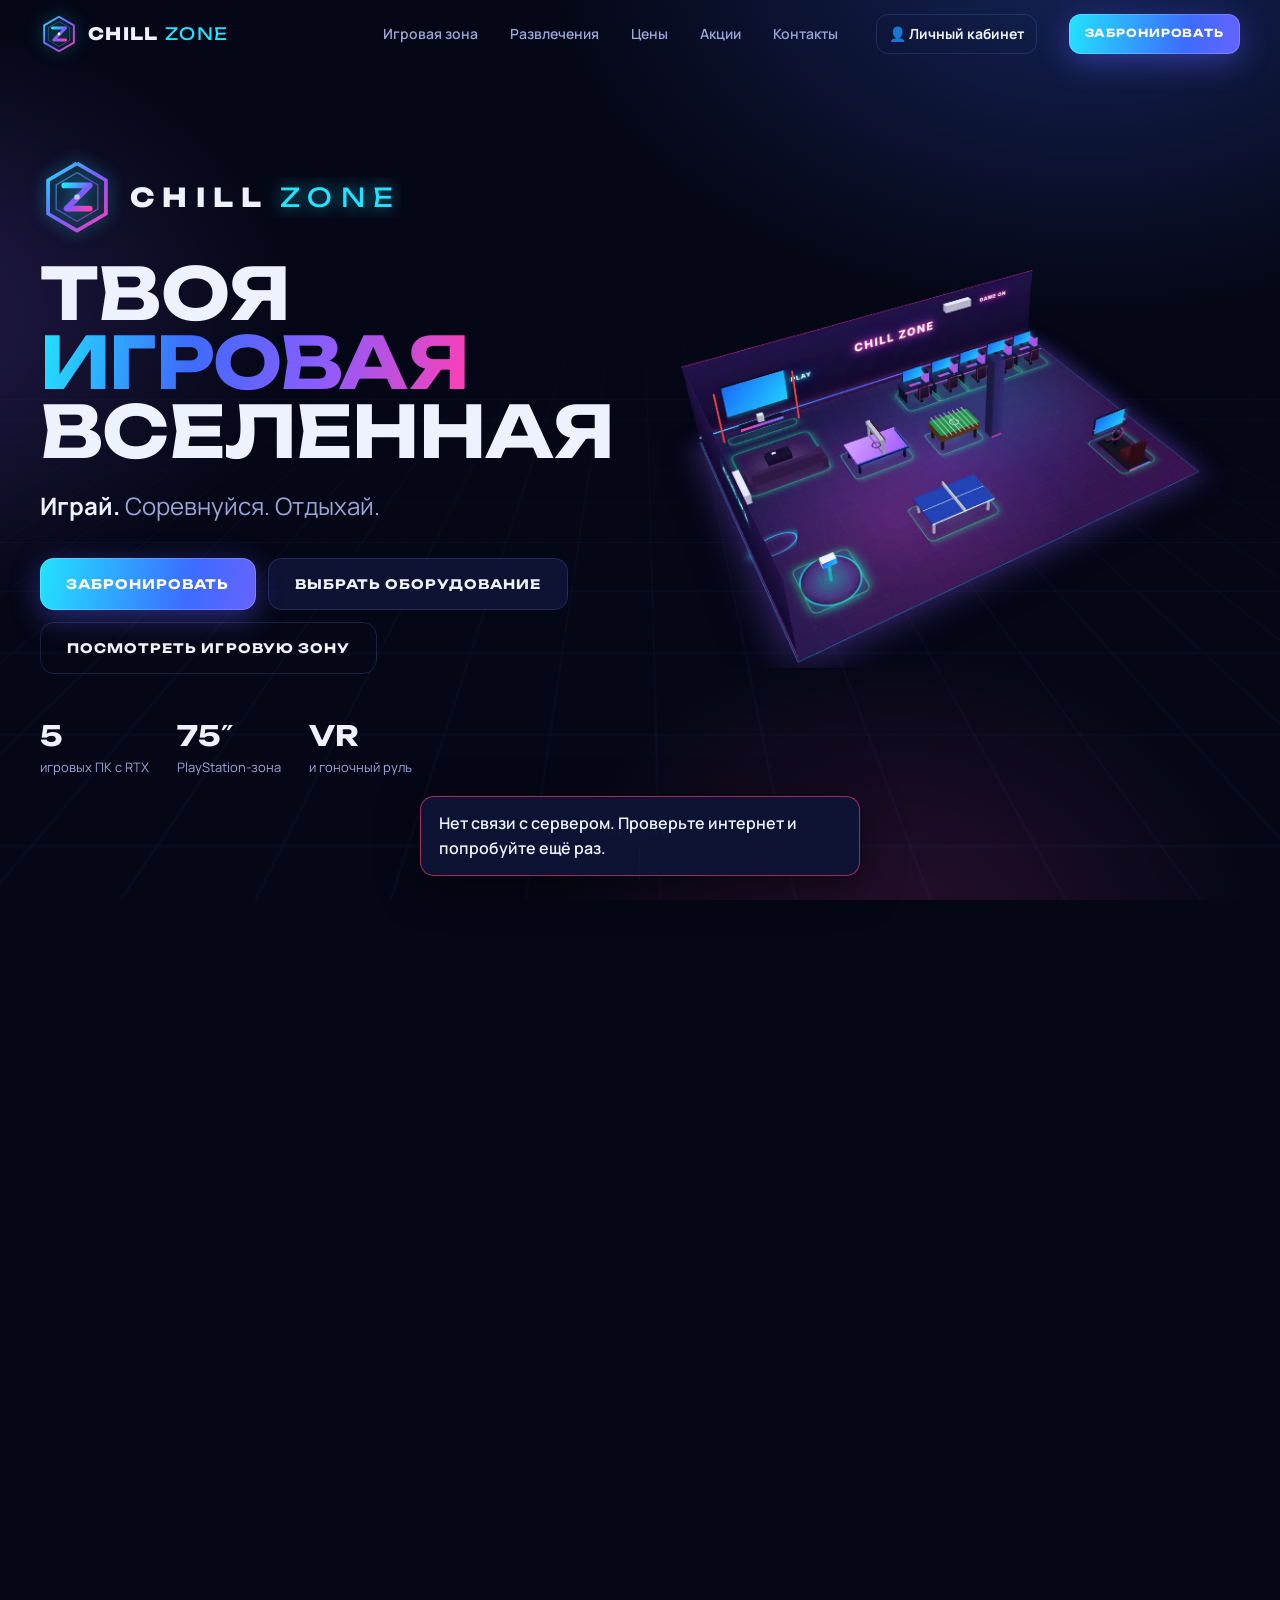
<file: index.html>
<!doctype html>
<html lang="ru">
<head>
<meta charset="utf-8">
<script src="/js/perf.js"></script>
<script>try{if(!sessionStorage.getItem('cz_intro')&&!/[?&]nointro/.test(location.search)&&!matchMedia('(prefers-reduced-motion: reduce)').matches)document.documentElement.classList.add('intro-on')}catch(e){}</script>
<meta name="viewport" content="width=device-width,initial-scale=1,viewport-fit=cover">
<title>CHILL ZONE — твоя игровая вселенная в Хасавюрте</title>
<meta name="description" content="CHILL ZONE — игровое пространство в Хасавюрте: 5 игровых ПК с RTX, PlayStation-зона с ТВ 75″, VR, гоночный руль, аэрохоккей, настольный теннис и футбол. Онлайн-бронирование.">
<meta property="og:type" content="website">
<meta property="og:site_name" content="CHILL ZONE">
<meta property="og:title" content="CHILL ZONE — твоя игровая вселенная">
<meta property="og:description" content="Игровой клуб в Хасавюрте: 5 игровых ПК с RTX, PlayStation и ТВ 75″, VR, гоночный руль, аэрохоккей, теннис. Бронируй онлайн.">
<meta property="og:url" content="https://chillzoneclub.vercel.app/">
<meta property="og:image" content="https://chillzoneclub.vercel.app/img/og-cz.jpg">
<meta property="og:image:secure_url" content="https://chillzoneclub.vercel.app/img/og-cz.jpg">
<meta property="og:image:type" content="image/jpeg">
<meta property="og:image:width" content="1200">
<meta property="og:image:height" content="630">
<meta property="og:image:alt" content="CHILL ZONE — твоя игровая вселенная">
<meta property="og:locale" content="ru_RU">
<meta name="twitter:card" content="summary_large_image">
<meta name="twitter:image" content="https://chillzoneclub.vercel.app/img/og-cz.jpg">
<meta name="theme-color" content="#050716">
<link rel="icon" href="/favicon.svg" type="image/svg+xml">
<link rel="preconnect" href="https://fonts.googleapis.com"><link rel="preconnect" href="https://fonts.gstatic.com" crossorigin>
<link href="https://fonts.googleapis.com/css2?family=Manrope:wght@400;600;700;800&family=Unbounded:wght@400;700;800&display=swap" rel="stylesheet">
<link rel="preload" as="image" href="/img/hero-room.webp" media="(max-width:900px)">
<link rel="stylesheet" href="/css/app.css">
<link rel="preload" href="/fonts/InterDisplay-Black.woff" as="font" type="font/woff" crossorigin>
<link rel="stylesheet" href="/css/intro.css">
</head>
<body>
<script src="/js/intro.js"></script>
<div class="bg-fx"><div class="orb o1"></div><div class="orb o2"></div><div class="orb o3"></div></div>

<!-- ================= HERO ================= -->
<section class="hero" id="top">
  <div class="wrap hero-grid">
    <div>
      <div class="hero-logo" id="heroLogo"></div>
      <h1 aria-label="Твоя игровая вселенная">
        <span class="l"><span>Твоя</span></span>
        <span class="l"><span class="grad-text">игровая</span></span>
        <span class="l"><span class="glitch" data-t="вселенная">вселенная</span></span>
      </h1>
      <p class="sub"><b>Играй.</b> Соревнуйся. Отдыхай.</p>
      <div class="hero-ctas">
        <a class="btn btn-neon" href="#room" data-go="room">Забронировать</a>
        <a class="btn" href="#fun">Выбрать оборудование</a>
        <a class="btn btn-ghost" href="#room" data-go="tour">Посмотреть игровую зону</a>
      </div>
      <div class="hero-stats">
        <div><b>5</b>игровых ПК с RTX</div>
        <div><b>75″</b>PlayStation-зона</div>
        <div><b>VR</b>и гоночный руль</div>
      </div>
    </div>
    <div class="hero-visual" id="heroRoom" aria-label="3D-сцена игровой комнаты"></div>
  </div>
  <div class="scroll-hint">Листай</div>
</section>

<!-- ================= 3D КОМНАТА ================= -->
<section class="sec" id="room">
  <div class="wrap">
    <div class="sec-head">
      <div>
        <div class="kicker rv">Интерактивная карта</div>
        <h2 class="h2 rv d1">Выбери своё <span class="grad-text">место</span></h2>
        <p class="lead rv d2">Нажми на компьютер, PlayStation, руль или любое развлечение — камера приблизится, а справа появятся цена и свободное время.</p>
      </div>
    </div>
    <div class="room-wrap rv d2" id="roomWrap">
      <div id="room3d" style="position:absolute;inset:0"></div>
      <div class="room-tools">
        <button class="tbtn" id="btnWhole">🌐 Вся комната</button>
        <label class="tbtn" title="Показать занятость на выбранное время">🕒 <select id="viewWhen" aria-label="Время просмотра"></select></label>
        <button class="tbtn" id="btnReset" hidden>↺ Общий вид</button>
      </div>
      <div class="room-hint">Нажми на объект · тяни, чтобы повернуть · сведи пальцы для зума</div>
      <div class="room-legend"><span><i style="color:var(--ok);background:var(--ok)"></i>Свободно</span><span><i style="color:var(--sel);background:var(--sel)"></i>Выбрано</span><span><i style="color:var(--busy);background:var(--busy)"></i>Занято</span><span><i style="color:var(--off);background:var(--off)"></i>Недоступно</span></div>
      <div class="room-zoom"><button id="zIn" aria-label="Приблизить">+</button><button id="zOut" aria-label="Отдалить">−</button></div>
      <aside class="bk-panel" id="panel" aria-live="polite"></aside>
    </div>
    <div class="room-quick" id="quick"></div>
  </div>
</section>
<div class="scrim" id="scrim"></div>

<!-- ================= РАЗВЛЕЧЕНИЯ ================= -->
<section class="sec" id="fun">
  <div class="wrap">
    <div class="sec-head">
      <div>
        <div class="kicker rv">Наши развлечения</div>
        <h2 class="h2 rv d1">Всё для <span class="grad-text">игры</span></h2>
      </div>
      <a class="btn rv d2" href="/prices">Все цены</a>
    </div>
    <div class="fun-grid" id="funGrid"></div>
    <div class="room-cta rv" id="roomCta">
      <picture><source type="image/avif" srcset="/img/room-640.avif 640w, /img/room.avif 1200w" sizes="(max-width:760px) 100vw, 50vw"><img src="/img/room.webp" srcset="/img/room-640.webp 640w, /img/room.webp 1200w" sizes="(max-width:760px) 100vw, 50vw" alt="Игровая комната CHILL ZONE" loading="lazy" decoding="async"></picture>
      <div class="in">
        <div class="kicker">Для компании</div>
        <h3>Забронируй всю игровую комнату</h3>
        <p class="muted" id="roomCtaText">Вся комната только для вашей компании.</p>
        <div class="bk-price"><b id="roomCtaPrice">—</b><span class="muted">/ час</span></div>
        <button class="btn btn-neon" data-pick="room">Забронировать всю комнату</button>
      </div>
    </div>
  </div>
</section>

<!-- ================= ФОТО ================= -->
<section class="sec" id="gallery" style="padding-top:20px">
  <div class="wrap">
    <div class="kicker rv">Вживую</div>
    <h2 class="h2 rv d1">Так выглядит <span class="grad-text">CHILL ZONE</span></h2>
    <div class="gal rv d2">
      <figure class="g1"><picture><source type="image/avif" srcset="/img/room-640.avif 640w, /img/room.avif 1200w" sizes="(max-width:760px) 50vw, 33vw"><img src="/img/room.webp" srcset="/img/room-640.webp 640w, /img/room.webp 1200w" sizes="(max-width:760px) 50vw, 33vw" alt="Общий вид зала" loading="lazy" decoding="async"></picture><figcaption>Общий зал</figcaption></figure>
      <figure><picture><source type="image/avif" srcset="/img/pcs-640.avif 640w, /img/pcs.avif 1200w" sizes="(max-width:760px) 50vw, 33vw"><img src="/img/pcs.webp" srcset="/img/pcs-640.webp 640w, /img/pcs.webp 1200w" sizes="(max-width:760px) 50vw, 33vw" alt="Игровые компьютеры" loading="lazy" decoding="async"></picture><figcaption>Игровые ПК</figcaption></figure>
      <figure><picture><source type="image/avif" srcset="/img/ps-640.avif 640w, /img/ps.avif 1200w" sizes="(max-width:760px) 50vw, 33vw"><img src="/img/ps.webp" srcset="/img/ps-640.webp 640w, /img/ps.webp 1200w" sizes="(max-width:760px) 50vw, 33vw" alt="PlayStation-зона" loading="lazy" decoding="async"></picture><figcaption>PlayStation · 75″</figcaption></figure>
      <figure><picture><source type="image/avif" srcset="/img/wheel-640.avif 640w, /img/wheel.avif 1200w" sizes="(max-width:760px) 50vw, 33vw"><img src="/img/wheel.webp" srcset="/img/wheel-640.webp 640w, /img/wheel.webp 1200w" sizes="(max-width:760px) 50vw, 33vw" alt="Гоночный симулятор" loading="lazy" decoding="async"></picture><figcaption>Руль и Forza Horizon</figcaption></figure>
      <figure><picture><source type="image/avif" srcset="/img/airhockey-640.avif 640w, /img/airhockey.avif 1200w" sizes="(max-width:760px) 50vw, 33vw"><img src="/img/airhockey.webp" srcset="/img/airhockey-640.webp 640w, /img/airhockey.webp 1200w" sizes="(max-width:760px) 50vw, 33vw" alt="Аэрохоккей" loading="lazy" decoding="async"></picture><figcaption>Аэрохоккей</figcaption></figure>
    </div>
  </div>
</section>

<!-- ================= НОЧНОЙ ПАКЕТ (показывается, если включён в админке) ================= -->
<section class="sec" id="night" style="padding-top:40px" hidden>
  <div class="wrap">
    <div class="sec-head">
      <div><div class="kicker">Тарифы · ночь</div><h2 class="h2">Ночной <span class="grad-text">пакет</span></h2></div>
    </div>
    <div id="nightSec"></div>
  </div>
</section>

<!-- ================= АКЦИИ ================= -->
<section class="sec" id="promo" style="padding-top:40px">
  <div class="wrap">
    <div class="sec-head">
      <div><div class="kicker rv">Акции</div><h2 class="h2 rv d1">Бонусы и <span class="grad-text">розыгрыши</span></h2></div>
      <a class="btn rv d2" href="/promo">Все акции</a>
    </div>
    <div class="promo-grid" id="promoGrid"></div>
  </div>
</section>

<!-- ================= КАК НАС НАЙТИ ================= -->
<section class="sec" id="contacts">
  <div class="wrap">
    <div class="kicker rv">Как нас найти</div>
    <h2 class="h2 rv d1">Ждём тебя в <span class="grad-text">Хасавюрте</span></h2>
    <div class="contacts-grid rv d2" id="contactsBox"></div>
  </div>
</section>

<div class="mob-cta" id="mobCta"><a class="btn btn-neon" href="#room" data-go="room">Забронировать</a></div>

<script src="/config.js"></script>
<script src="/js/api.js"></script>
<script src="/js/room3d.js"></script>
<script src="/js/shared.js"></script>
<script src="/js/home.js"></script>
</body>
</html>
</file>
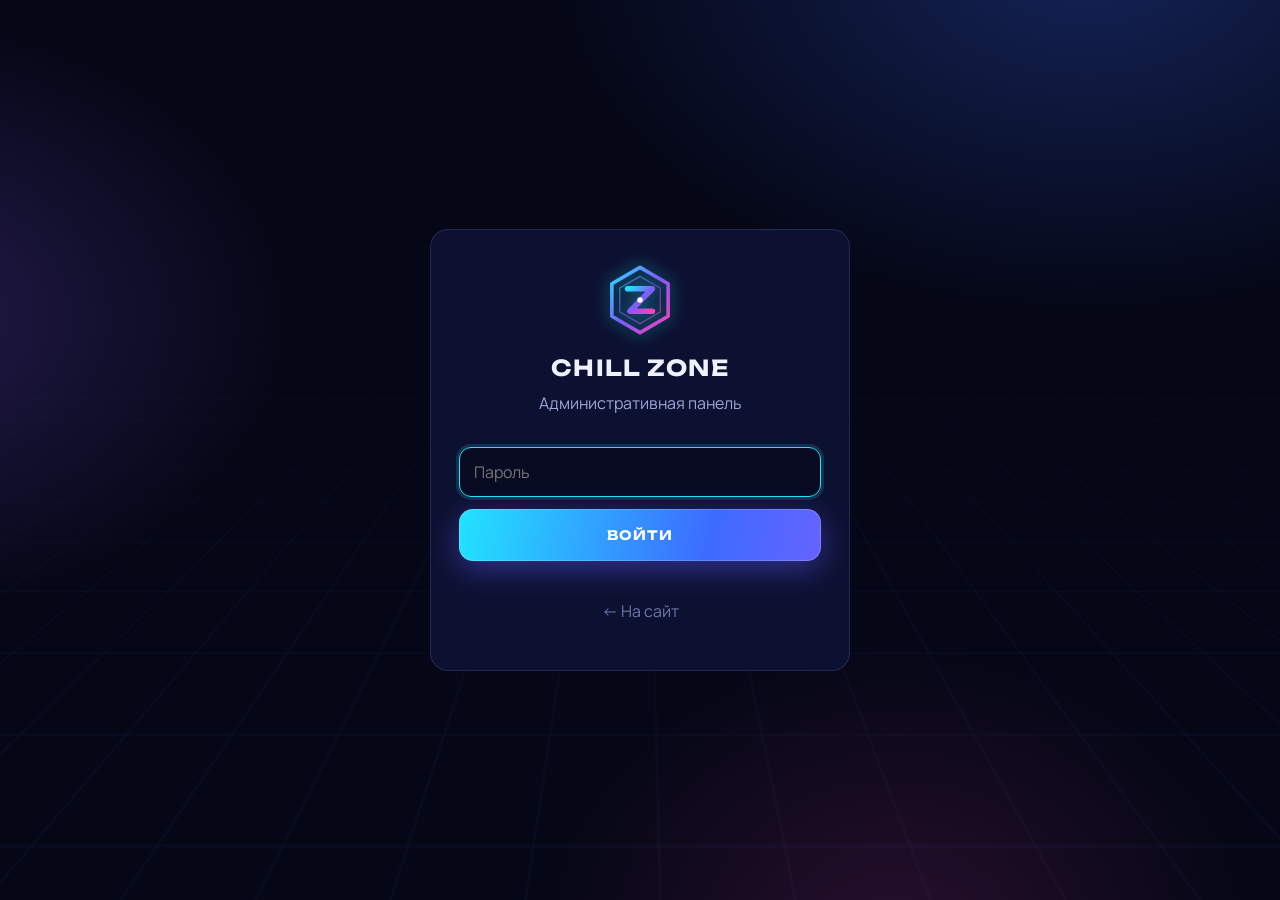
<file: admin/index.html>
<!doctype html>
<html lang="ru">
<head>
<meta charset="utf-8">
<script src="/js/perf.js"></script>
<meta name="viewport" content="width=device-width,initial-scale=1,viewport-fit=cover">
<title>Админ-панель — CHILL ZONE</title>
<meta name="robots" content="noindex,nofollow">
<meta name="theme-color" content="#050716">
<meta name="apple-mobile-web-app-capable" content="yes">
<meta name="apple-mobile-web-app-status-bar-style" content="black-translucent">
<meta name="apple-mobile-web-app-title" content="CZ Admin">
<link rel="icon" href="/favicon.svg" type="image/svg+xml">
<link rel="apple-touch-icon" href="/img/icon-192.png">
<link rel="preconnect" href="https://fonts.googleapis.com"><link rel="preconnect" href="https://fonts.gstatic.com" crossorigin>
<link href="https://fonts.googleapis.com/css2?family=Manrope:wght@400;600;700;800&family=Unbounded:wght@400;700;800&display=swap" rel="stylesheet">
<link rel="stylesheet" href="/css/app.css">
<link rel="stylesheet" href="/css/admin.css">
</head>
<body class="adm">
<div class="bg-fx"><div class="orb o1"></div><div class="orb o2"></div></div>
<div id="root"></div>
<div id="modal" class="modal" hidden><div class="modal-card" role="dialog" aria-modal="true"></div></div>
<script src="/config.js"></script>
<script src="/js/api.js"></script>
<script src="/js/room3d.js"></script>
<script src="/js/admin.js"></script>
</body>
</html>
</file>
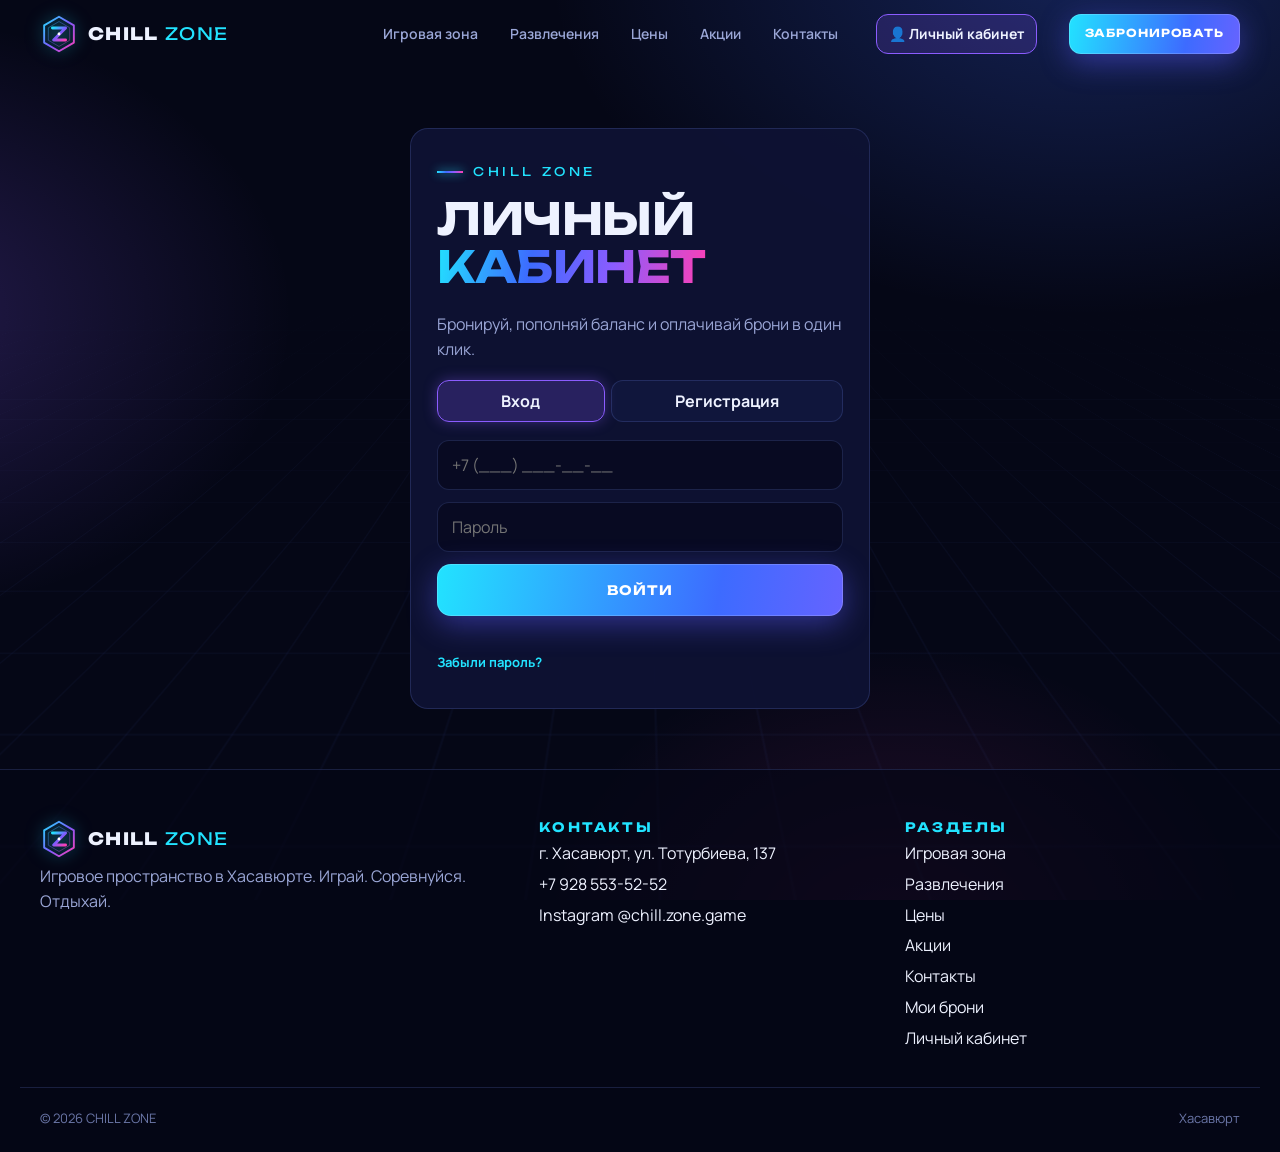
<file: account.html>
<!doctype html>
<html lang="ru">
<head>
<meta charset="utf-8">
<script src="/js/perf.js"></script>
<meta name="viewport" content="width=device-width,initial-scale=1,viewport-fit=cover">
<title>Личный кабинет — CHILL ZONE</title>
<meta name="description" content="Личный баланс CHILL ZONE: пополнение, оплата бронирований, история операций.">
<meta property="og:type" content="website">
<meta property="og:site_name" content="CHILL ZONE">
<meta property="og:title" content="Личный кабинет — CHILL ZONE">
<meta property="og:description" content="Личный баланс CHILL ZONE.">
<meta property="og:url" content="https://chillzoneclub.vercel.app/account">
<meta property="og:image" content="https://chillzoneclub.vercel.app/img/og-cz.jpg">
<meta property="og:image:secure_url" content="https://chillzoneclub.vercel.app/img/og-cz.jpg">
<meta property="og:image:type" content="image/jpeg">
<meta property="og:image:width" content="1200">
<meta property="og:image:height" content="630">
<meta property="og:image:alt" content="CHILL ZONE — твоя игровая вселенная">
<meta property="og:locale" content="ru_RU">
<meta name="twitter:card" content="summary_large_image">
<meta name="twitter:image" content="https://chillzoneclub.vercel.app/img/og-cz.jpg">
<meta name="robots" content="noindex">
<meta name="theme-color" content="#050716">
<link rel="icon" href="/favicon.svg" type="image/svg+xml">
<link rel="preconnect" href="https://fonts.googleapis.com"><link rel="preconnect" href="https://fonts.gstatic.com" crossorigin>
<link href="https://fonts.googleapis.com/css2?family=Manrope:wght@400;600;700;800&family=Unbounded:wght@400;700;800&display=swap" rel="stylesheet">
<link rel="stylesheet" href="/css/app.css">
</head>
<body data-page="account">
<div class="bg-fx"><div class="orb o1"></div><div class="orb o2"></div><div class="orb o3"></div></div>
<main class="wrap page-top" id="app"><div class="acc" id="acc"><p class="muted">Загрузка…</p></div></main>
<script src="/config.js"></script>
<script src="/js/api.js"></script>
<script src="/js/shared.js"></script>
<script src="/js/account.js"></script>
</body>
</html>
</file>
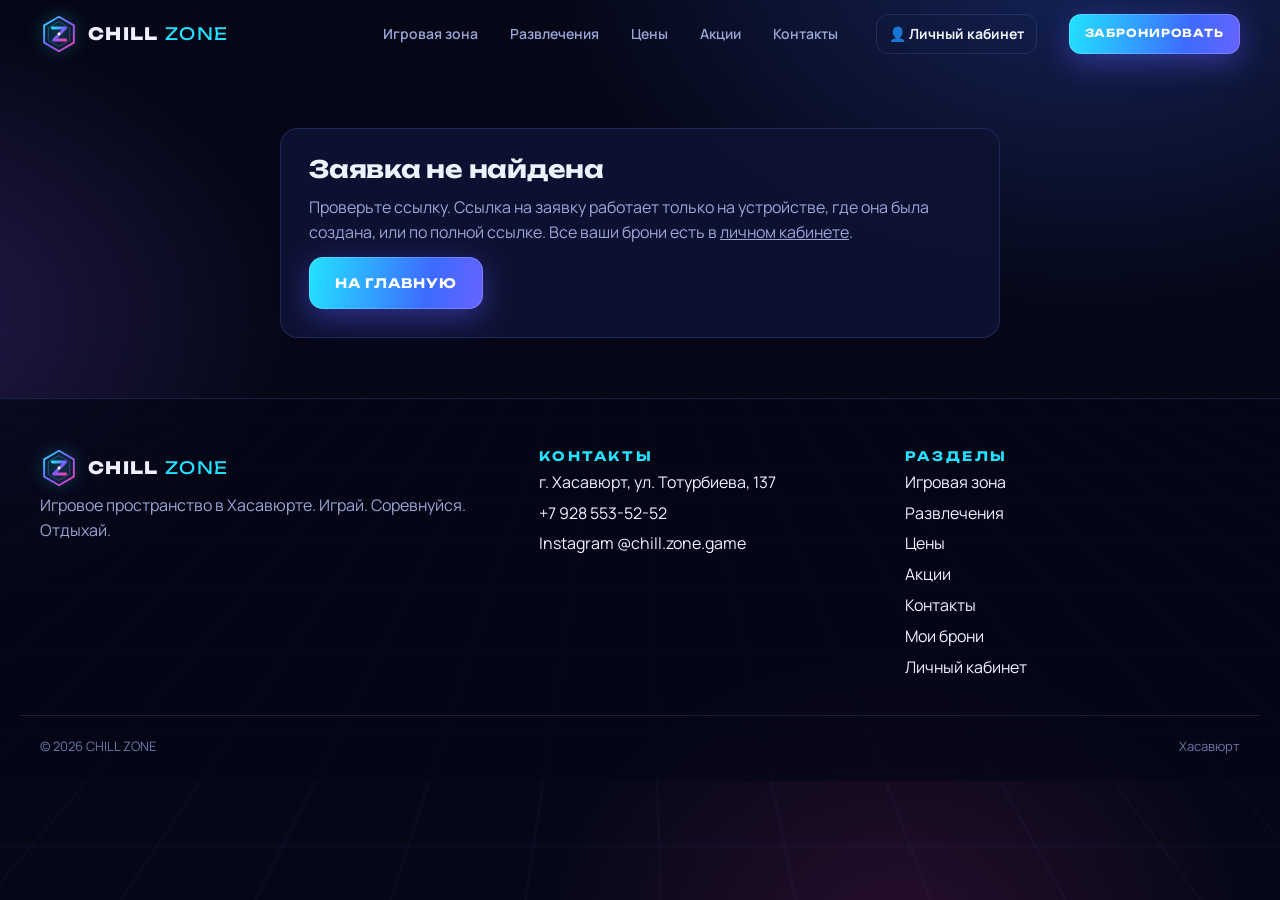
<file: booking.html>
<!doctype html>
<html lang="ru">
<head>
<meta charset="utf-8">
<script src="/js/perf.js"></script>
<meta name="viewport" content="width=device-width,initial-scale=1,viewport-fit=cover">
<title>Бронирование — CHILL ZONE</title>
<meta name="robots" content="noindex">
<meta property="og:type" content="website">
<meta property="og:site_name" content="CHILL ZONE">
<meta property="og:title" content="Бронирование — CHILL ZONE">
<meta property="og:description" content="Ваша заявка на бронирование в CHILL ZONE.">
<meta property="og:url" content="https://chillzoneclub.vercel.app/booking">
<meta property="og:image" content="https://chillzoneclub.vercel.app/img/og-cz.jpg">
<meta property="og:image:secure_url" content="https://chillzoneclub.vercel.app/img/og-cz.jpg">
<meta property="og:image:type" content="image/jpeg">
<meta property="og:image:width" content="1200">
<meta property="og:image:height" content="630">
<meta property="og:image:alt" content="CHILL ZONE — твоя игровая вселенная">
<meta property="og:locale" content="ru_RU">
<meta name="twitter:card" content="summary_large_image">
<meta name="twitter:image" content="https://chillzoneclub.vercel.app/img/og-cz.jpg">
<meta name="theme-color" content="#050716">
<link rel="icon" href="/favicon.svg" type="image/svg+xml">
<link rel="preconnect" href="https://fonts.googleapis.com"><link rel="preconnect" href="https://fonts.gstatic.com" crossorigin>
<link href="https://fonts.googleapis.com/css2?family=Manrope:wght@400;600;700;800&family=Unbounded:wght@400;700;800&display=swap" rel="stylesheet">
<link rel="stylesheet" href="/css/app.css">
</head>
<body>
<div class="bg-fx"><div class="orb o1"></div><div class="orb o2"></div></div>
<main class="wrap page-top"><div class="bk-page" id="app"><p class="muted">Загружаю заявку…</p></div></main>
<script src="/config.js"></script>
<script src="/js/api.js"></script>
<script>
(function () {
  const { $, esc, rub, rpc, toast } = CZ;
  CZ.header(); CZ.footer();
  const code = new URLSearchParams(location.search).get('c') || '';
  const token = (location.hash.match(/t=([\w]+)/) || [])[1] || (CZ.myBookings().find(b => b.code === code) || {}).token || '';
  let B = null, tick = 0, preview = null;
  // этапы: заявка → отправлена/проверка → подтверждено
  const STEP = { awaiting_payment: 0, pending_review: 1, receipt_sent: 1, payment_verified: 2, confirmed: 3 };

  async function load(silent) {
    try { B = await rpc('get_booking', { code, token }); render(); }
    catch (e) { if (!silent) $('#app').innerHTML = `<div class="card" style="padding:28px"><h2>Заявка не найдена</h2><p class="muted">Проверьте ссылку. Ссылка на заявку работает только на устройстве, где она была создана, или по полной ссылке. Все ваши брони есть в <a href="/account"><u>личном кабинете</u></a>.</p><a class="btn btn-neon" href="/#room">На главную</a></div>`; }
  }
  // Рабочий WhatsApp клуба (меняется в админ-панели). Номер для перевода денег — отдельно, в реквизитах.
  const CLUB_WA = () => String(((B && B.notify) || {}).whatsapp || '79285535252').replace(/\D/g, '');
  const isBal = () => ['balance_pending', 'balance'].includes(B.payment_status);
  const d2 = iso => { return new Intl.DateTimeFormat('ru-RU', { timeZone: CZ.TZ, day: '2-digit', month: '2-digit', year: 'numeric' }).format(new Date(iso)); };
  const fmtPh = p => { const d = String(p || ''); return d.length === 11 ? `+${d[0]} ${d.slice(1, 4)} ${d.slice(4, 7)}-${d.slice(7, 9)}-${d.slice(9)}` : d; };
  function waRequest() {
    return `Здравствуйте! Хочу оформить ${B.equipment_id === 'room' ? 'бронирование всей игровой комнаты' : 'бронирование'} в CHILL ZONE.\n\n` +
      `Имя: ${B.customer_name}\nТелефон: ${fmtPh(B.phone)}\nОборудование: ${B.equipment_name}${B.equipment_id === 'room' ? ` (${B.people} чел.)` : ''}\n` +
      `Дата: ${d2(B.starts_at)}\nВремя: ${CZ.localTime(B.starts_at)}–${CZ.localTime(B.ends_at)}\nПродолжительность: ${CZ.fmtDur(B.paid_minutes)}${B.bonus_minutes ? ` + ${CZ.fmtDur(B.bonus_minutes)} в подарок` : ''}\n` +
      `Стоимость: ${rub(B.total)}\nСпособ оплаты: ${isBal() ? 'с личного баланса' : 'перевод на Т-Банк' + (B.due_now !== B.total ? ` (предоплата ${rub(B.due_now)})` : '')}\nНомер заявки: ${B.code}\n\n` +
      `Прошу проверить заявку и подтвердить бронирование.`;
  }
  function waCancel() { return `Здравствуйте! Я отменил заявку CHILL ZONE.\n\nНомер заявки: ${B.code}\nИмя: ${B.customer_name}\nОборудование: ${B.equipment_name}\nДата: ${d2(B.starts_at)}\nВремя: ${CZ.localTime(B.starts_at)}–${CZ.localTime(B.ends_at)}`; }
  const waLink = t => `https://wa.me/${CLUB_WA()}?text=${encodeURIComponent(t)}`;

  function render() {
    const s = B.status, pay = B.payment || {};
    const cls = s === 'confirmed' ? 'good' : ['rejected', 'cancelled', 'expired'].includes(s) ? 'bad' : s === 'awaiting_payment' ? '' : 'wait';
    const dead = ['rejected', 'cancelled', 'expired'].includes(s);
    const open = ['awaiting_payment', 'pending_review', 'receipt_sent', 'payment_verified'].includes(s);
    const msg = {
      awaiting_payment: 'Заявка создана, но <b>ещё не подтверждена</b>. Отправьте её в WhatsApp — администратор проверит и подтвердит бронирование. Время удерживается за вами до окончания таймера.',
      pending_review: isBal() ? `Заявка отправлена и ожидает подтверждения администратора. ${rub(B.total)} спишутся с баланса только после подтверждения.` : 'Заявка ожидает подтверждения администратора.',
      receipt_sent: 'Администратор проверяет поступление оплаты. Бронирование станет окончательным только после его подтверждения. Время закреплено за вами до решения администратора.',
      payment_verified: 'Оплата проверена. Осталось подтверждение администратора.',
      confirmed: 'Бронирование подтверждено. Ждём вас в CHILL ZONE!',
      rejected: 'Заявка отклонена. Если это ошибка — позвоните нам.',
      cancelled: 'Заявка отменена, время освобождено.',
      expired: 'Истекло время оплаты — время освобождено. Вы можете оформить новую заявку.'
    }[s];
    const sr = s === 'confirmed' ? 'Бронирование подтверждено' : s === 'rejected' ? 'Заявка отклонена' : B.status_ru;
    let html = `<div class="kicker">Заявка</div><h1 style="font-size:clamp(30px,6vw,48px)">${esc(B.code)}</h1>
      <span class="status-big ${cls}">${esc(sr)}</span>
      ${dead ? '' : `<div class="tl">${[0, 1, 2, 3].map(i => `<div class="${i <= (STEP[s] ?? 0) ? 'on' : ''}"></div>`).join('')}</div>`}
      <p class="muted" style="margin-top:${dead ? 18 : 0}px">${msg}</p>`;
    if (open) html += `<div class="wa-big"><a class="btn btn-wa btn-wide" id="waGo" href="${waLink(waRequest())}" target="_blank" rel="noopener">💬 ОТПРАВИТЬ ЗАЯВКУ В WHATSAPP</a>
        <p class="dim" style="font-size:13px;margin:8px 0 0">Откроется WhatsApp клуба с готовым сообщением — просто нажмите «Отправить».${s === 'awaiting_payment' ? ' Затем вернитесь сюда и нажмите кнопку ниже.' : ''}</p>
        ${s === 'awaiting_payment' ? `<button class="btn btn-wide" id="sentWa" style="margin-top:10px">✅ Я отправил заявку в WhatsApp</button>` : ''}
        ${s === 'awaiting_payment' && B.hold_until ? `<p style="margin:12px 0 0">Время удерживается ещё: <span class="countdown" id="cd">--:--</span></p>` : ''}</div>`;
    html += `<div class="card" style="padding:22px;margin:20px 0"><dl class="kv">
        <dt>Оборудование</dt><dd>${esc(B.equipment_name)}</dd>
        <dt>Дата</dt><dd>${CZ.fmtDate(B.starts_at)}</dd>
        <dt>Время</dt><dd>${CZ.localTime(B.starts_at)}–${CZ.localTime(B.ends_at)}</dd>
        <dt>Продолжительность</dt><dd>${CZ.fmtDur(B.paid_minutes)}${B.bonus_minutes ? ` + ${CZ.fmtDur(B.bonus_minutes)} в подарок` : ''}</dd>
        ${B.equipment_id === 'room' ? `<dt>Гостей</dt><dd>${B.people}</dd>` : ''}
        <dt>Имя</dt><dd>${esc(B.customer_name)}</dd>
        <dt>Стоимость</dt><dd>${rub(B.total)}</dd>
        <dt>Оплата</dt><dd>${B.payment_status === 'balance' ? '💳 Оплачено с баланса' : B.payment_status === 'balance_pending' ? '💳 С баланса — после подтверждения' : B.payment_status === 'onsite' ? 'На месте' : B.payment_status === 'verified' ? 'Перевод — проверен' : 'Перевод на Т-Банк' + (B.due_now !== B.total ? ` · предоплата ${rub(B.due_now)}` : '')}</dd>
        ${B.refunded ? `<dt>Возврат</dt><dd>${rub(B.refunded)} на баланс</dd>` : ''}
      </dl></div>`;
    if (open && !isBal() && s !== 'payment_verified') {
      html += `<div class="pay-box">
        <div class="kicker" style="color:#ffe14d">Оплата переводом</div>
        <p class="muted" style="margin:0">Сумма к переводу</p><div class="amount">${rub(B.due_now)}</div>
        <p style="margin:12px 0 0"><b>${esc(pay.bank || 'Т-Банк')}</b> · перевод по номеру телефона</p>
        <div class="pay-phone"><b>${esc(pay.phone || '')}</b><button class="btn btn-sm" id="copyPh">Скопировать номер</button></div>
        <p class="dim" style="font-size:13px;margin:0">В комментарии к переводу можно указать номер заявки ${esc(B.code)}. Чек можно приложить в WhatsApp или загрузить ниже.</p>
      </div>
      <div class="stack" style="margin-top:14px">
        <label class="drop" id="drop"><input type="file" id="file" accept="image/*,application/pdf"><b>📎 Загрузить чек на сайт</b><br><span class="muted" style="font-size:14px">Фото или скриншот перевода, PDF</span>${preview ? `<img class="receipt-prev" src="${preview}" alt="Чек">` : ''}</label>
        ${B.has_receipt ? '<div class="note info">✅ Чек загружен и передан администратору.</div>' : ''}
      </div>`;
    }
    if (open && s !== 'confirmed') html += `<div class="note info" style="margin-top:20px">Бронирование становится окончательным только после подтверждения администратором${isBal() ? '. Деньги с баланса списываются в момент подтверждения' : ' и проверки поступления денег'}.</div>`;
    if (B.can_cancel ?? s === 'awaiting_payment') html += `<p style="margin-top:16px"><button class="btn btn-ghost btn-sm" id="cancel">Отменить бронирование</button></p><p class="dim" style="font-size:13px;margin-top:6px">Отменить можно в любое время до начала брони${['balance', 'verified', 'onsite'].includes(B.payment_status) ? ' — деньги вернутся на ваш баланс' : ''}.</p>`;
    else if (s === 'confirmed') html += `<p class="dim" style="font-size:13px;margin-top:6px">Бронь уже началась — отмена недоступна.</p>`;
    if (s === 'cancelled' && B.refunded) html += `<div class="note info" style="margin-top:14px">✅ Бронирование отменено. ${rub(B.refunded)} возвращено на ваш баланс.</div>`;
    if (s === 'cancelled') html += `<p style="margin-top:14px"><a class="btn btn-sm btn-wa" href="${waLink(waCancel())}" target="_blank" rel="noopener">Сообщить клубу об отмене в WhatsApp</a></p>`;
    if (dead) html += `<a class="btn btn-neon" href="/#room" style="margin-top:10px">Оформить новую бронь</a>`;
    html += `<p class="dim" style="margin-top:30px;font-size:13px">Сохраните эту страницу — здесь всегда актуальный статус. Все заявки есть в <a href="/account"><u>личном кабинете</u></a>. Вопросы: <a href="tel:+79285535252">+7 928 553-52-52</a></p>`;
    $('#app').innerHTML = html;
    bind();
  }
  function bind() {
    const c = $('#copyPh'); if (c) c.onclick = async () => { (await CZ.copy((B.payment.phone || '').replace(/[^\d+]/g, ''))) ? toast('Номер скопирован', 'ok') : toast('Не удалось скопировать', 'err'); };
    const f = $('#file'); if (f) f.onchange = async () => {
      const file = f.files[0]; if (!file) return;
      try {
        toast('Загружаю чек…');
        const p = await CZ.fileToPayload(file); preview = p.preview || null;
        B = await rpc('upload_receipt', { code, token, mime: p.mime, data: p.data });
        toast('Чек загружен и отправлен администратору', 'ok'); render();
      } catch (e) { toast(e.message, 'err'); }
    };
    const s = $('#sentWa'); if (s) s.onclick = async () => { try { B = await rpc('mark_paid', { code, token }); toast('Спасибо! Администратор проверит заявку и подтвердит её', 'ok'); render(); } catch (e) { toast(e.message, 'err'); } };
    const x = $('#cancel'); if (x) x.onclick = async () => { const bal = ['balance', 'verified', 'onsite'].includes(B.payment_status), paid = B.payment_status === 'claimed';
      if (!confirm(bal ? 'Вы действительно хотите отменить бронирование? Средства будут возвращены на ваш баланс.' : paid ? 'Вы действительно хотите отменить бронирование? Ваш перевод ещё не проверен администратором — после проверки деньги вернутся на баланс.' : 'Вы действительно хотите отменить бронирование?')) return;
      x.disabled = true; try { B = await rpc('cancel_my_booking', { code, token }); toast(bal ? 'Бронирование отменено. Средства возвращены на ваш баланс' : 'Бронирование отменено, время освобождено', 'ok'); render(); } catch (e) { x.disabled = false; toast(e.message, 'err'); } };
    clearInterval(tick);
    if ($('#cd')) {
      const skew = Date.now() - new Date(B.server_now).getTime();
      const upd = () => { const left = new Date(B.hold_until).getTime() - (Date.now() - skew); if (left <= 0) { clearInterval(tick); load(true); return; } $('#cd').textContent = `${Math.floor(left / 60000)}:${CZ.pad(Math.floor(left / 1000) % 60)}`; };
      upd(); tick = setInterval(upd, 1000);
    }
  }
  load();
  // статус обновляется сам, пока заявка ждёт решения администратора
  setInterval(() => { if (B && !document.hidden && ['pending_review', 'receipt_sent', 'payment_verified'].includes(B.status)) load(true); }, 30000);
})();
</script>
</body>
</html>
</file>
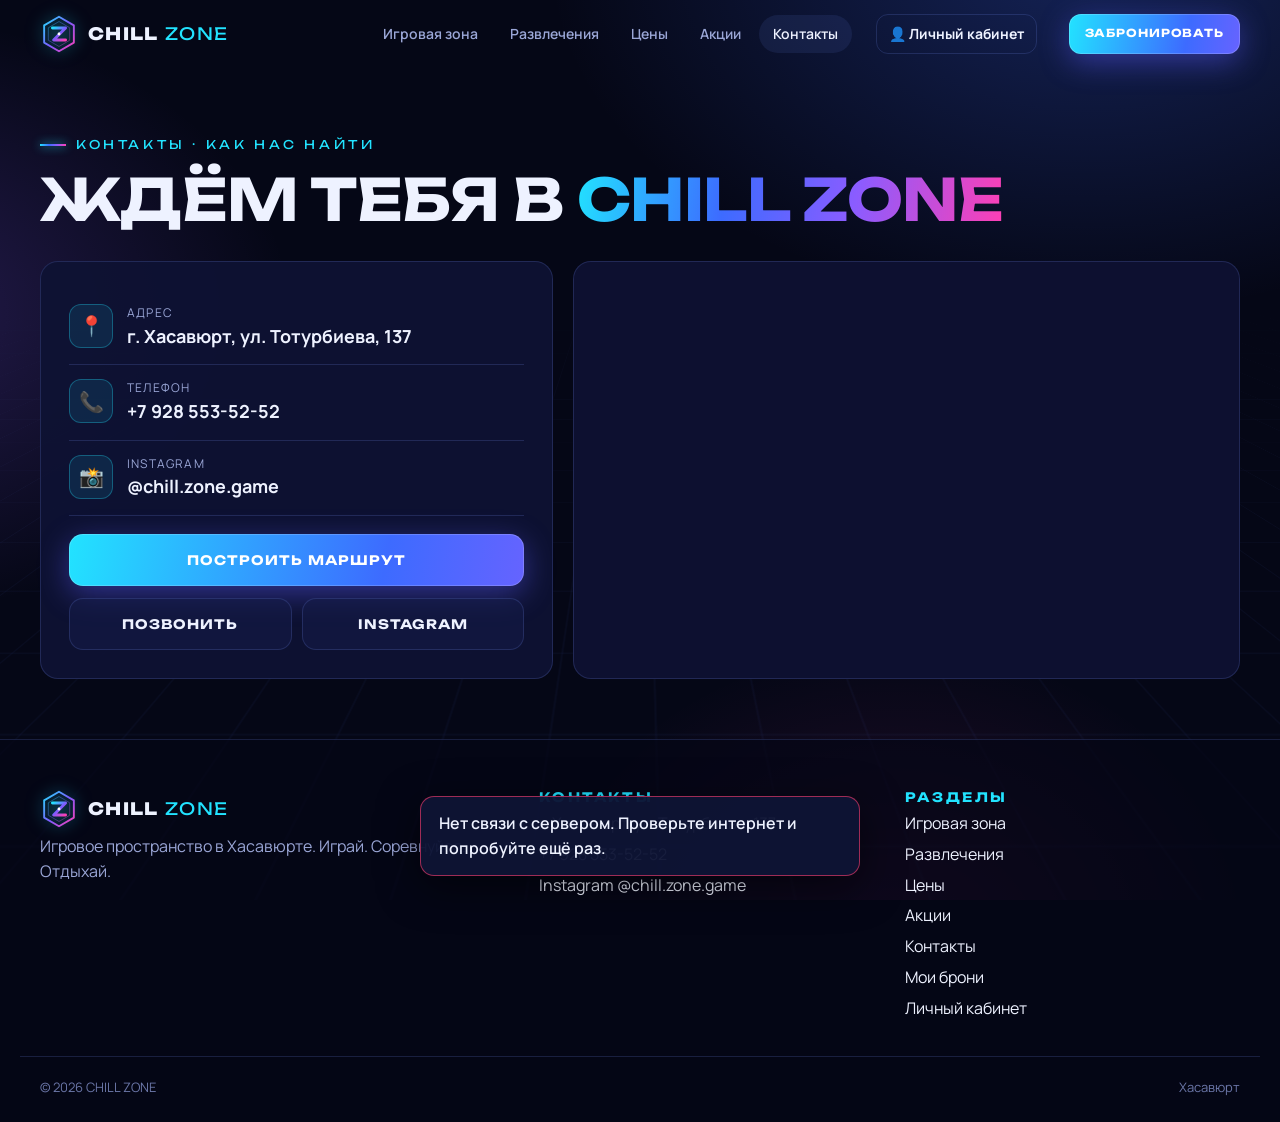
<file: contacts.html>
<!doctype html>
<html lang="ru">
<head>
<meta charset="utf-8">
<script src="/js/perf.js"></script>
<meta name="viewport" content="width=device-width,initial-scale=1,viewport-fit=cover">
<title>Контакты — CHILL ZONE</title>
<meta name="description" content="CHILL ZONE: г. Хасавюрт, ул. Тотурбиева, 137. Телефон +7 928 553-52-52.">
<meta property="og:type" content="website">
<meta property="og:site_name" content="CHILL ZONE">
<meta property="og:title" content="Контакты — CHILL ZONE">
<meta property="og:description" content="г. Хасавюрт, ул. Тотурбиева, 137 · +7 928 553-52-52">
<meta property="og:url" content="https://chillzoneclub.vercel.app/contacts">
<meta property="og:image" content="https://chillzoneclub.vercel.app/img/og-cz.jpg">
<meta property="og:image:secure_url" content="https://chillzoneclub.vercel.app/img/og-cz.jpg">
<meta property="og:image:type" content="image/jpeg">
<meta property="og:image:width" content="1200">
<meta property="og:image:height" content="630">
<meta property="og:image:alt" content="CHILL ZONE — твоя игровая вселенная">
<meta property="og:locale" content="ru_RU">
<meta name="twitter:card" content="summary_large_image">
<meta name="twitter:image" content="https://chillzoneclub.vercel.app/img/og-cz.jpg">
<meta name="theme-color" content="#050716">
<link rel="icon" href="/favicon.svg" type="image/svg+xml">
<link rel="preconnect" href="https://fonts.googleapis.com"><link rel="preconnect" href="https://fonts.gstatic.com" crossorigin>
<link href="https://fonts.googleapis.com/css2?family=Manrope:wght@400;600;700;800&family=Unbounded:wght@400;700;800&display=swap" rel="stylesheet">
<link rel="stylesheet" href="/css/app.css">
</head>
<body data-page="contacts">
<div class="bg-fx"><div class="orb o1"></div><div class="orb o2"></div><div class="orb o3"></div></div>
<main class="wrap page-top" id="app"><div class="kicker rv">Контакты · Как нас найти</div><h1 class="h2 rv d1">Ждём тебя в <span class="grad-text">CHILL ZONE</span></h1><div class="contacts-grid rv d2" id="content" style="margin-top:30px"></div></main>
<script src="/config.js"></script>
<script src="/js/api.js"></script>
<script src="/js/shared.js"></script>
<script src="/js/pages.js"></script>
</body>
</html>
</file>
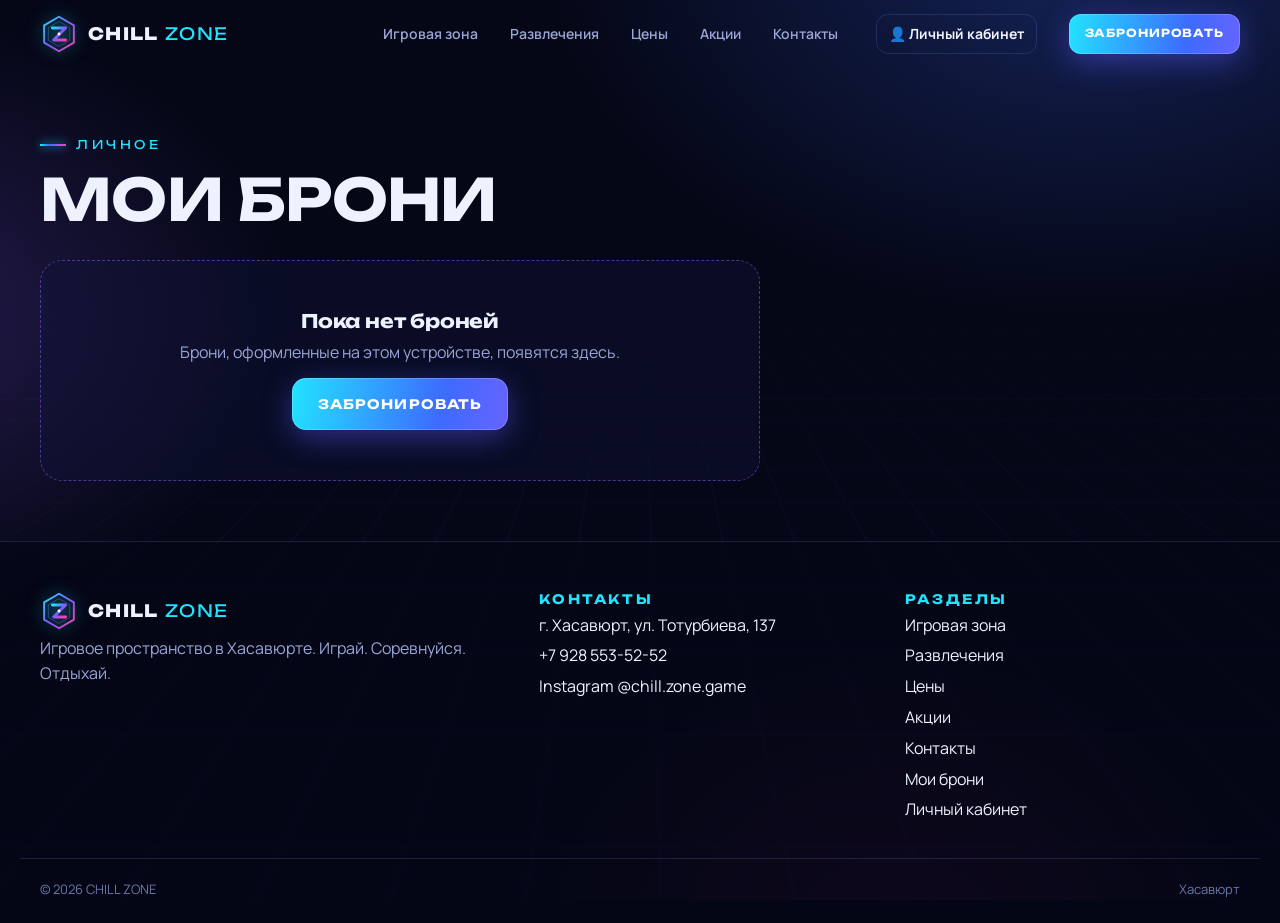
<file: my.html>
<!doctype html>
<html lang="ru">
<head>
<meta charset="utf-8">
<script src="/js/perf.js"></script>
<meta name="viewport" content="width=device-width,initial-scale=1,viewport-fit=cover">
<title>Мои брони — CHILL ZONE</title>
<meta name="description" content="Ваши бронирования CHILL ZONE на этом устройстве.">
<meta property="og:type" content="website">
<meta property="og:site_name" content="CHILL ZONE">
<meta property="og:title" content="Мои брони — CHILL ZONE">
<meta property="og:description" content="Ваши бронирования CHILL ZONE.">
<meta property="og:url" content="https://chillzoneclub.vercel.app/my">
<meta property="og:image" content="https://chillzoneclub.vercel.app/img/og-cz.jpg">
<meta property="og:image:secure_url" content="https://chillzoneclub.vercel.app/img/og-cz.jpg">
<meta property="og:image:type" content="image/jpeg">
<meta property="og:image:width" content="1200">
<meta property="og:image:height" content="630">
<meta property="og:image:alt" content="CHILL ZONE — твоя игровая вселенная">
<meta property="og:locale" content="ru_RU">
<meta name="twitter:card" content="summary_large_image">
<meta name="twitter:image" content="https://chillzoneclub.vercel.app/img/og-cz.jpg">
<meta name="theme-color" content="#050716">
<link rel="icon" href="/favicon.svg" type="image/svg+xml">
<link rel="preconnect" href="https://fonts.googleapis.com"><link rel="preconnect" href="https://fonts.gstatic.com" crossorigin>
<link href="https://fonts.googleapis.com/css2?family=Manrope:wght@400;600;700;800&family=Unbounded:wght@400;700;800&display=swap" rel="stylesheet">
<link rel="stylesheet" href="/css/app.css">
</head>
<body data-page="my">
<div class="bg-fx"><div class="orb o1"></div><div class="orb o2"></div><div class="orb o3"></div></div>
<main class="wrap page-top" id="app"><div class="kicker">Личное</div><h1 class="h2">Мои брони</h1><div id="content" class="stack" style="max-width:720px"></div></main>
<script src="/config.js"></script>
<script src="/js/api.js"></script>
<script src="/js/shared.js"></script>
<script src="/js/pages.js"></script>
</body>
</html>
</file>
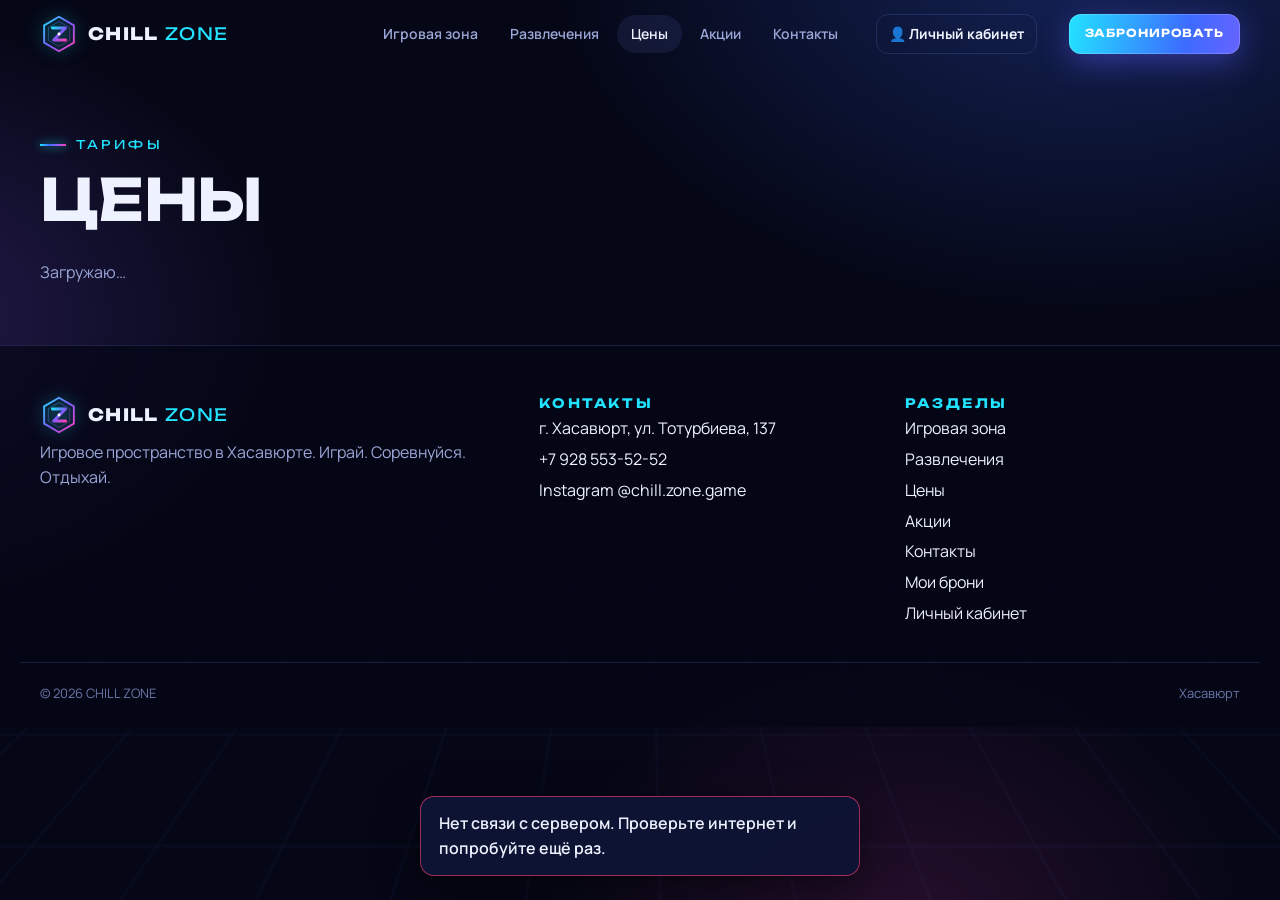
<file: prices.html>
<!doctype html>
<html lang="ru">
<head>
<meta charset="utf-8">
<script src="/js/perf.js"></script>
<meta name="viewport" content="width=device-width,initial-scale=1,viewport-fit=cover">
<title>Цены — CHILL ZONE</title>
<meta name="description" content="Цены CHILL ZONE: игровые компьютеры, PlayStation, вся игровая комната.">
<meta property="og:type" content="website">
<meta property="og:site_name" content="CHILL ZONE">
<meta property="og:title" content="Цены — CHILL ZONE">
<meta property="og:description" content="Цены игрового клуба CHILL ZONE в Хасавюрте. Бронируй онлайн.">
<meta property="og:url" content="https://chillzoneclub.vercel.app/prices">
<meta property="og:image" content="https://chillzoneclub.vercel.app/img/og-cz.jpg">
<meta property="og:image:secure_url" content="https://chillzoneclub.vercel.app/img/og-cz.jpg">
<meta property="og:image:type" content="image/jpeg">
<meta property="og:image:width" content="1200">
<meta property="og:image:height" content="630">
<meta property="og:image:alt" content="CHILL ZONE — твоя игровая вселенная">
<meta property="og:locale" content="ru_RU">
<meta name="twitter:card" content="summary_large_image">
<meta name="twitter:image" content="https://chillzoneclub.vercel.app/img/og-cz.jpg">
<meta name="theme-color" content="#050716">
<link rel="icon" href="/favicon.svg" type="image/svg+xml">
<link rel="preconnect" href="https://fonts.googleapis.com"><link rel="preconnect" href="https://fonts.gstatic.com" crossorigin>
<link href="https://fonts.googleapis.com/css2?family=Manrope:wght@400;600;700;800&family=Unbounded:wght@400;700;800&display=swap" rel="stylesheet">
<link rel="stylesheet" href="/css/app.css">
</head>
<body data-page="prices">
<div class="bg-fx"><div class="orb o1"></div><div class="orb o2"></div><div class="orb o3"></div></div>
<main class="wrap page-top" id="app"><div class="kicker rv">Тарифы</div><h1 class="h2 rv d1">Цены</h1><div id="content"><p class="muted">Загружаю…</p></div></main>
<script src="/config.js"></script>
<script src="/js/api.js"></script>
<script src="/js/shared.js"></script>
<script src="/js/pages.js"></script>
</body>
</html>
</file>
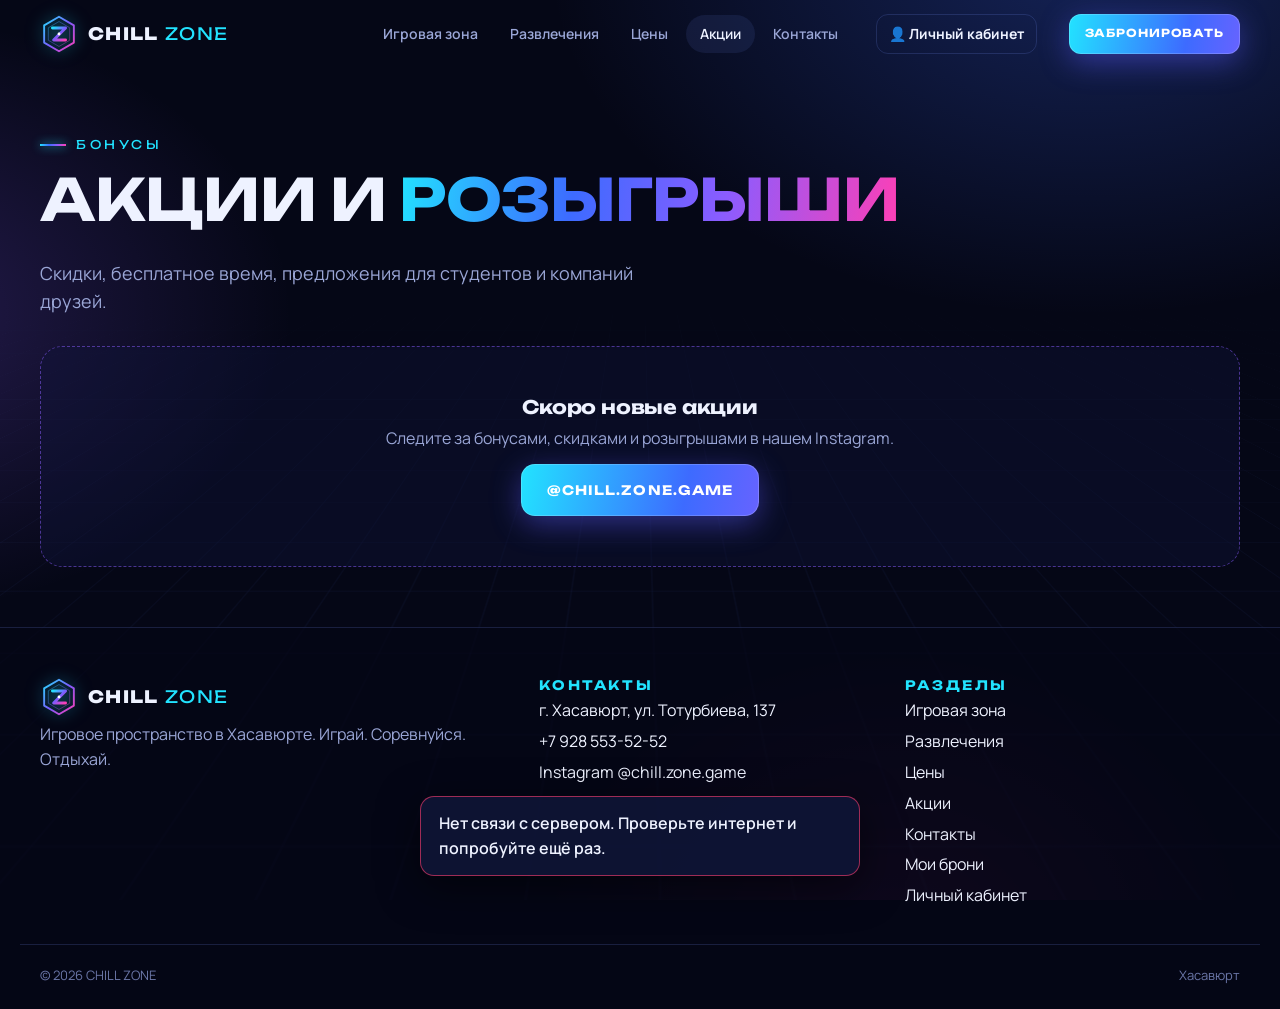
<file: promo.html>
<!doctype html>
<html lang="ru">
<head>
<meta charset="utf-8">
<script src="/js/perf.js"></script>
<meta name="viewport" content="width=device-width,initial-scale=1,viewport-fit=cover">
<title>Акции — CHILL ZONE</title>
<meta name="description" content="Акции, бонусное время, скидки и розыгрыши CHILL ZONE.">
<meta property="og:type" content="website">
<meta property="og:site_name" content="CHILL ZONE">
<meta property="og:title" content="Акции — CHILL ZONE">
<meta property="og:description" content="Бонусы, скидки и розыгрыши CHILL ZONE.">
<meta property="og:url" content="https://chillzoneclub.vercel.app/promo">
<meta property="og:image" content="https://chillzoneclub.vercel.app/img/og-cz.jpg">
<meta property="og:image:secure_url" content="https://chillzoneclub.vercel.app/img/og-cz.jpg">
<meta property="og:image:type" content="image/jpeg">
<meta property="og:image:width" content="1200">
<meta property="og:image:height" content="630">
<meta property="og:image:alt" content="CHILL ZONE — твоя игровая вселенная">
<meta property="og:locale" content="ru_RU">
<meta name="twitter:card" content="summary_large_image">
<meta name="twitter:image" content="https://chillzoneclub.vercel.app/img/og-cz.jpg">
<meta name="theme-color" content="#050716">
<link rel="icon" href="/favicon.svg" type="image/svg+xml">
<link rel="preconnect" href="https://fonts.googleapis.com"><link rel="preconnect" href="https://fonts.gstatic.com" crossorigin>
<link href="https://fonts.googleapis.com/css2?family=Manrope:wght@400;600;700;800&family=Unbounded:wght@400;700;800&display=swap" rel="stylesheet">
<link rel="stylesheet" href="/css/app.css">
</head>
<body data-page="promo">
<div class="bg-fx"><div class="orb o1"></div><div class="orb o2"></div><div class="orb o3"></div></div>
<main class="wrap page-top" id="app"><div class="kicker rv">Бонусы</div><h1 class="h2 rv d1">Акции и <span class="grad-text">розыгрыши</span></h1><p class="lead rv d2">Скидки, бесплатное время, предложения для студентов и компаний друзей.</p><div class="promo-grid" id="content" style="margin-top:30px"></div></main>
<script src="/config.js"></script>
<script src="/js/api.js"></script>
<script src="/js/shared.js"></script>
<script src="/js/pages.js"></script>
</body>
</html>
</file>
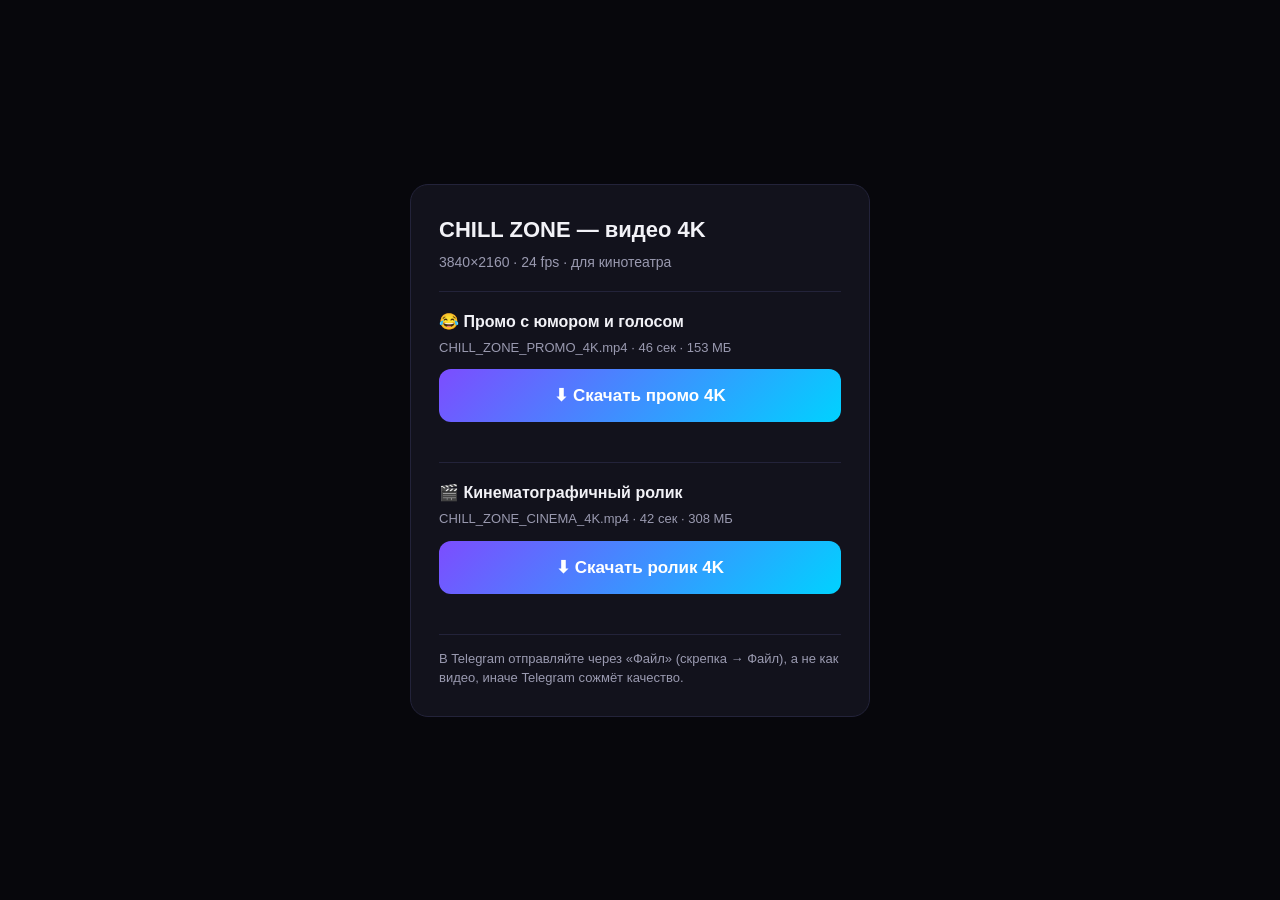
<file: video.html>
<!doctype html>
<html lang="ru">
<head>
<meta charset="utf-8">
<meta name="viewport" content="width=device-width,initial-scale=1">
<meta name="robots" content="noindex,nofollow">
<title>CHILL ZONE — видео 4K</title>
<style>
  :root{--bg:#07070c;--card:#12121c;--txt:#f2f2f7;--mut:#9a9ab0;--acc:#7c4dff;--ok:#2ecc71;--err:#ff5470}
  *{box-sizing:border-box}
  body{margin:0;min-height:100vh;display:flex;align-items:center;justify-content:center;background:var(--bg);color:var(--txt);font:16px/1.5 -apple-system,BlinkMacSystemFont,"Segoe UI",Roboto,sans-serif;padding:16px}
  .card{width:100%;max-width:460px;background:var(--card);border:1px solid #23233a;border-radius:18px;padding:28px}
  h1{margin:0 0 6px;font-size:22px}
  p{margin:0 0 18px;color:var(--mut);font-size:14px}
  button{width:100%;border:0;border-radius:12px;padding:16px;font-size:17px;font-weight:700;color:#fff;background:linear-gradient(135deg,#7c4dff,#00d2ff);cursor:pointer}
  button:disabled{opacity:.6;cursor:default}
  .bar{height:10px;background:#23233a;border-radius:6px;overflow:hidden;margin:18px 0 8px;display:none}
  .bar i{display:block;height:100%;width:0;background:linear-gradient(90deg,#7c4dff,#00d2ff);transition:width .2s}
  .st{font-size:14px;color:var(--mut);min-height:22px}
  .st.ok{color:var(--ok)} .st.err{color:var(--err)}
  .vid{margin-top:18px;padding-top:18px;border-top:1px solid #23233a}
  .vid b{display:block;font-size:16px}.vid small{display:block;color:var(--mut);font-size:13px;margin:4px 0 12px}
  .info{margin-top:18px;font-size:13px;color:var(--mut);border-top:1px solid #23233a;padding-top:14px}
</style>
</head>
<body>
<div class="card">
  <h1>CHILL ZONE — видео 4K</h1>
  <p>3840×2160 · 24 fps · для кинотеатра</p>
  <div class="vid"><b>😂 Промо с юмором и голосом</b><small>CHILL_ZONE_PROMO_4K.mp4 · 46 сек · 153 МБ</small>
  <button data-v="promo">⬇ Скачать промо 4K</button><div class="bar"><i></i></div><div class="st"></div></div>
  <div class="vid"><b>🎬 Кинематографичный ролик</b><small>CHILL_ZONE_CINEMA_4K.mp4 · 42 сек · 308 МБ</small>
  <button data-v="cinema">⬇ Скачать ролик 4K</button><div class="bar"><i></i></div><div class="st"></div></div>
  <div class="info">В Telegram отправляйте через «Файл» (скрепка → Файл), а не как видео, иначе Telegram сожмёт качество.</div>
</div>
<script>
const BASE='https://raw.githubusercontent.com/ahmaddak39-code/chillzone/video/';
const V={
  cinema:{name:'CHILL_ZONE_CINEMA_4K.mp4',parts:['cz4k.part0','cz4k.part1','cz4k.part2','cz4k.part3'],total:307854267,sha:'5a9421908dd6ad80732ee206f46f010d4aa67a3e706d8363dec466091c1dfc33'},
  promo:{name:'CHILL_ZONE_PROMO_4K.mp4',parts:['promo4k.part0','promo4k.part1'],total:152739839,sha:'7a4c8dac49ab6d69eaf1c8b3129736d50dca74d34b2f806f81e907210e985ba8'}};
const urls={};
function save(url,name){const a=document.createElement('a');a.href=url;a.download=name;document.body.appendChild(a);a.click();a.remove();}
document.querySelectorAll('button[data-v]').forEach(btn=>{
  const box=btn.parentElement, st=box.querySelector('.st'), bar=box.querySelector('.bar'), fill=bar.querySelector('i'), v=V[btn.dataset.v];
  btn.onclick=async()=>{
    if(urls[btn.dataset.v]){save(urls[btn.dataset.v],v.name);return;}
    btn.disabled=true;bar.style.display='block';st.className='st';
    try{
      const chunks=[];let got=0;const mb=Math.round(v.total/1e6);
      for(const p of v.parts){
        const r=await fetch(BASE+p,{cache:'no-store'}); if(!r.ok)throw new Error('HTTP '+r.status);
        const rd=r.body.getReader();
        for(;;){const {done,value}=await rd.read();if(done)break;chunks.push(value);got+=value.length;
          fill.style.width=(got/v.total*100).toFixed(1)+'%';st.textContent='Загрузка: '+(got/1e6).toFixed(0)+' из '+mb+' МБ';}
      }
      if(got!==v.total)throw new Error('размер не совпал');
      const blob=new Blob(chunks,{type:'video/mp4'});
      st.textContent='Проверяю файл…';
      const h=await crypto.subtle.digest('SHA-256',await blob.arrayBuffer());
      const hex=[...new Uint8Array(h)].map(b=>b.toString(16).padStart(2,'0')).join('');
      if(hex!==v.sha)throw new Error('файл повреждён');
      urls[btn.dataset.v]=URL.createObjectURL(blob);save(urls[btn.dataset.v],v.name);
      st.className='st ok';st.textContent='✓ Готово! Файл проверен и сохранён в «Загрузки». Если не сохранился — нажмите кнопку ещё раз.';
      btn.textContent='⬇ Сохранить ещё раз';btn.disabled=false;
    }catch(e){st.className='st err';st.textContent='Ошибка: '+e.message+'. Проверьте интернет и нажмите ещё раз.';btn.disabled=false;}
  };
});
</script>
</body>
</html>
</file>
<file: css/app.css>
/* =========================================================
   CHILL ZONE — Gaming Universe / Esports Arena / RGB Lounge
   ========================================================= */
:root{
  --bg:#050716; --bg2:#0a0f2a; --panel:rgba(16,22,58,.62); --panel-solid:#0e1435; --line:rgba(120,150,255,.18);
  --text:#eef2ff; --muted:#9aa6d6; --dim:#6b77a8;
  --cyan:#22e3ff; --blue:#3d6bff; --violet:#8b5cff; --teal:#19f0c4; --pink:#ff3fb4;
  --ok:#2bff9a; --busy:#ff3d6e; --sel:#22e3ff; --off:#6b7280;
  --grad: linear-gradient(100deg,var(--cyan),var(--blue) 35%,var(--violet) 65%,var(--pink));
  --r:18px; --r-sm:12px;
  --f-display:"Unbounded","Arial Black",system-ui,sans-serif;
  --f-body:"Manrope",system-ui,-apple-system,"Segoe UI",Roboto,sans-serif;
  --hdr:68px;
  color-scheme: dark;
}
*{box-sizing:border-box}
html{scroll-behavior:smooth;-webkit-text-size-adjust:100%}
body{margin:0;background:var(--bg);color:var(--text);font:16px/1.55 var(--f-body);overflow-x:hidden;-webkit-font-smoothing:antialiased;min-height:100vh}
a{color:inherit;text-decoration:none}
img{max-width:100%;display:block}
button,input,select,textarea{font:inherit;color:inherit}
h1,h2,h3,h4{font-family:var(--f-display);font-weight:700;line-height:1.08;margin:0 0 .5em;letter-spacing:-.01em}
p{margin:0 0 .8em}
.wrap{width:min(1240px,100%);margin:0 auto;padding:0 20px}
.muted{color:var(--muted)} .dim{color:var(--dim)}
.grad-text{background:var(--grad);-webkit-background-clip:text;background-clip:text;color:transparent}
::selection{background:var(--violet);color:#fff}

/* ---------- живой фон ---------- */
.bg-fx{position:fixed;inset:0;z-index:-2;overflow:hidden;pointer-events:none;background:
  radial-gradient(1200px 700px at 80% -10%,rgba(61,107,255,.22),transparent 60%),
  radial-gradient(900px 600px at -10% 30%,rgba(139,92,255,.20),transparent 60%),
  radial-gradient(800px 600px at 60% 110%,rgba(255,63,180,.12),transparent 60%),var(--bg)}
.bg-fx::before{content:"";position:absolute;inset:-50%;background-image:linear-gradient(rgba(80,120,255,.07) 1px,transparent 1px),linear-gradient(90deg,rgba(80,120,255,.07) 1px,transparent 1px);background-size:56px 56px;transform:perspective(600px) rotateX(62deg) translateY(-10%);animation:gridmove 14s linear infinite;mask-image:linear-gradient(transparent 30%,#000 70%)}
.bg-fx::after{content:"";position:absolute;inset:0;background:repeating-linear-gradient(0deg,rgba(255,255,255,.018) 0 1px,transparent 1px 3px)}
@keyframes gridmove{to{background-position:0 56px,0 0}}
.orb{position:absolute;border-radius:50%;filter:blur(70px);opacity:.45;animation:float 18s ease-in-out infinite}
.orb.o1{width:420px;height:420px;background:var(--blue);top:8%;left:62%}
.orb.o2{width:360px;height:360px;background:var(--violet);top:55%;left:-6%;animation-delay:-6s}
.orb.o3{width:260px;height:260px;background:var(--pink);top:78%;left:70%;opacity:.25;animation-delay:-11s}
@keyframes float{50%{transform:translate(40px,-50px) scale(1.12)}}

/* ---------- шапка ---------- */
.site-header{position:fixed;top:0;left:0;right:0;z-index:50;transition:background .3s,backdrop-filter .3s,border-color .3s;border-bottom:1px solid transparent}
.site-header.scrolled,.site-header.open{background:rgba(5,7,22,.78);backdrop-filter:blur(16px);-webkit-backdrop-filter:blur(16px);border-color:var(--line)}
.hdr{height:var(--hdr);display:flex;align-items:center;gap:24px}
.brand{display:flex;align-items:center;gap:10px}
.cz-logo{width:38px;height:38px;filter:drop-shadow(0 0 8px rgba(34,227,255,.55))}
.brand-word{font-family:var(--f-display);font-size:17px;letter-spacing:.08em;display:flex;gap:6px}
.brand-word b{font-weight:800}.brand-word i{font-style:normal;font-weight:400;color:var(--cyan)}
.nav{display:flex;gap:4px;margin-left:auto}
.nav a{padding:8px 14px;border-radius:999px;font-weight:600;font-size:14px;color:var(--muted);transition:.2s}
.nav a:hover,.nav a.on{color:var(--text);background:rgba(120,150,255,.1)}
.burger{display:none;margin-left:auto;background:none;border:0;width:44px;height:44px;padding:10px;cursor:pointer}
.burger span{display:block;height:2px;background:var(--text);margin:6px 0;border-radius:2px;transition:.3s}
.open .burger span:nth-child(1){transform:translateY(8px) rotate(45deg)}.open .burger span:nth-child(2){opacity:0}.open .burger span:nth-child(3){transform:translateY(-8px) rotate(-45deg)}
.mnav{display:none}
@media (max-width:900px){
  .hdr .nav,.hdr .hdr-cta{display:none}.hdr .burger{display:block}
  .site-header.open .mnav{display:flex;flex-direction:column;gap:6px;padding:10px 20px 24px}
  .mnav a{padding:14px 6px;font-size:18px;font-weight:700;border-bottom:1px solid var(--line)}
  .mnav .btn{margin-top:10px;border:0}
}

/* ---------- кнопки ---------- */
.btn{display:inline-flex;align-items:center;justify-content:center;gap:10px;min-height:52px;padding:0 26px;border-radius:14px;border:1px solid var(--line);background:rgba(20,28,72,.6);font-family:var(--f-display);font-size:13px;font-weight:700;letter-spacing:.08em;text-transform:uppercase;cursor:pointer;transition:transform .2s,box-shadow .25s,background .25s,border-color .25s;position:relative;white-space:nowrap;-webkit-tap-highlight-color:transparent}
.btn:hover{transform:translateY(-2px);border-color:rgba(34,227,255,.5);box-shadow:0 0 24px rgba(34,227,255,.18)}
.btn:active{transform:translateY(0) scale(.98)}
.btn:disabled{opacity:.45;pointer-events:none}
.btn-neon{background:var(--grad);background-size:200% 100%;border:0;color:#fff;box-shadow:0 8px 30px rgba(91,92,255,.45),inset 0 0 0 1px rgba(255,255,255,.18);animation:gradshift 6s ease infinite}
.btn-neon:hover{box-shadow:0 10px 40px rgba(34,227,255,.5),0 0 0 1px rgba(255,255,255,.3) inset}
@keyframes gradshift{50%{background-position:100% 0}}
.btn-ghost{background:transparent}
.btn-sm{min-height:40px;padding:0 16px;font-size:11px;border-radius:12px}
.btn-wide{width:100%}
.btn-wa{background:#18c464;border:0;color:#fff}
.btn-wa:hover{box-shadow:0 0 30px rgba(24,196,100,.5)}
.chip{display:inline-flex;align-items:center;gap:6px;padding:6px 12px;border-radius:999px;border:1px solid var(--line);background:rgba(20,28,72,.5);font-size:13px;font-weight:600}

/* ---------- секции ---------- */
section{position:relative}
.sec{padding:110px 0}
.sec-head{display:flex;align-items:end;justify-content:space-between;gap:24px;margin-bottom:40px;flex-wrap:wrap}
.kicker{display:inline-flex;align-items:center;gap:10px;font-family:var(--f-display);font-size:12px;letter-spacing:.3em;text-transform:uppercase;color:var(--cyan);margin-bottom:14px}
.kicker::before{content:"";width:26px;height:2px;background:var(--grad);box-shadow:0 0 10px var(--cyan)}
.h2{font-size:clamp(30px,5vw,58px);text-transform:uppercase}
.lead{font-size:18px;color:var(--muted);max-width:620px}
.rv{opacity:0;transform:translateY(34px);transition:opacity .9s cubic-bezier(.2,.7,.2,1),transform .9s cubic-bezier(.2,.7,.2,1)}
.rv.in{opacity:1;transform:none}
.rv.d1{transition-delay:.08s}.rv.d2{transition-delay:.16s}.rv.d3{transition-delay:.24s}.rv.d4{transition-delay:.32s}
.card{background:var(--panel);border:1px solid var(--line);border-radius:var(--r);backdrop-filter:blur(14px);-webkit-backdrop-filter:blur(14px)}
.page-top{padding-top:calc(var(--hdr) + 60px)}

/* ---------- HERO ---------- */
.hero{min-height:100svh;display:flex;align-items:center;padding:calc(var(--hdr) + 30px) 0 60px;overflow:hidden}
.hero-grid{display:grid;grid-template-columns:1.02fr 1fr;gap:30px;align-items:center}
.hero-logo{display:flex;align-items:center;gap:16px;margin-bottom:26px}
.hero-logo .cz-logo{width:74px;height:74px}
.hero-logo .cz-logo .lg-hex,.hero-logo .cz-logo .lg-z{stroke-dasharray:240;stroke-dashoffset:240;animation:draw 1.6s .2s cubic-bezier(.6,0,.2,1) forwards}
.hero-logo .cz-logo .lg-z{animation-delay:.9s}
.hero-logo .cz-logo .lg-hex2{opacity:0;animation:fadein .6s 1.5s forwards,spin 18s 2s linear infinite;transform-origin:32px 32px}
.hero-logo .cz-logo .lg-dot{opacity:0;animation:fadein .4s 1.8s forwards,pulse 2s 2.2s infinite}
@keyframes draw{to{stroke-dashoffset:0}}
@keyframes fadein{to{opacity:.6}}
@keyframes spin{to{transform:rotate(360deg)}}
@keyframes pulse{50%{opacity:.2}}
.hero-word{font-family:var(--f-display);font-size:26px;letter-spacing:.32em;font-weight:800;display:flex;gap:.4em;overflow:hidden}
.hero-word span{display:inline-block;transform:translateY(110%);animation:up .9s cubic-bezier(.2,.8,.2,1) forwards}
.hero-word span:nth-child(2){color:var(--cyan);font-weight:400;animation-delay:.15s;text-shadow:0 0 18px rgba(34,227,255,.7)}
@keyframes up{to{transform:none}}
.hero h1{font-size:clamp(40px,5.6vw,84px);text-transform:uppercase;line-height:.96;margin-bottom:20px}
.hero h1 .l{display:block;overflow:hidden}
.hero h1 .l>span{display:inline-block;transform:translateY(105%);animation:up 1s cubic-bezier(.2,.8,.2,1) forwards}
.hero h1 .l:nth-child(2)>span{animation-delay:.12s}.hero h1 .l:nth-child(3)>span{animation-delay:.24s}
.glitch{position:relative}
.glitch::before,.glitch::after{content:attr(data-t);position:absolute;inset:0;background:inherit;-webkit-background-clip:text;background-clip:text}
.glitch::before{color:var(--pink);mix-blend-mode:screen;animation:gl1 4s infinite steps(1)}
.glitch::after{color:var(--cyan);mix-blend-mode:screen;animation:gl2 4s infinite steps(1)}
@keyframes gl1{0%,93%,100%{transform:none;opacity:0}94%{transform:translate(-3px,1px);opacity:.7;clip-path:inset(10% 0 55% 0)}96%{transform:translate(3px,-1px);opacity:.7;clip-path:inset(60% 0 5% 0)}}
@keyframes gl2{0%,94%,100%{transform:none;opacity:0}95%{transform:translate(3px,0);opacity:.7;clip-path:inset(30% 0 40% 0)}97%{transform:translate(-2px,1px);opacity:.7;clip-path:inset(5% 0 75% 0)}}
.hero .sub{font-size:clamp(18px,2.2vw,24px);color:var(--muted);margin-bottom:34px;opacity:0;animation:fadeup 1s .6s forwards}
.hero .sub b{color:var(--text);font-weight:700}
@keyframes fadeup{from{opacity:0;transform:translateY(16px)}to{opacity:1;transform:none}}
.hero-ctas{display:flex;flex-wrap:wrap;gap:12px;opacity:0;animation:fadeup 1s .8s forwards}
.hero-stats{display:flex;gap:28px;margin-top:40px;flex-wrap:wrap;opacity:0;animation:fadeup 1s 1s forwards}
.hero-stats div{font-size:13px;color:var(--muted)}
.hero-stats b{display:block;font-family:var(--f-display);font-size:28px;color:var(--text)}
.hero-visual{position:relative;height:min(68vh,620px);opacity:0;animation:fadein2 1.4s .3s forwards}
@keyframes fadein2{to{opacity:1}}
.scroll-hint{position:absolute;left:50%;bottom:18px;transform:translateX(-50%);font-size:11px;letter-spacing:.3em;color:var(--dim);text-transform:uppercase}
.scroll-hint::after{content:"";display:block;width:1px;height:34px;margin:8px auto 0;background:linear-gradient(var(--cyan),transparent);animation:sh 2s infinite}
@keyframes sh{0%{transform:scaleY(0);transform-origin:top}50%{transform:scaleY(1);transform-origin:top}51%{transform-origin:bottom}100%{transform:scaleY(0);transform-origin:bottom}}
@media (max-width:980px){
  .hero{min-height:auto;padding-top:calc(var(--hdr) + 20px)}
  .hero-grid{grid-template-columns:1fr}
  .hero-visual{height:380px;order:-1;margin:0 -20px}
  .hero-logo{margin-bottom:16px}.hero-logo .cz-logo{width:54px;height:54px}.hero-word{font-size:18px}
  .scroll-hint{display:none}
}

/* =========================================================
   3D ИГРОВАЯ КОМНАТА (CSS 3D)
   ========================================================= */
.room3d{position:relative;width:100%;height:100%;overflow:hidden;perspective:1700px;perspective-origin:50% 35%;touch-action:none;user-select:none;-webkit-user-select:none;cursor:grab;border-radius:24px}
.room3d.dragging{cursor:grabbing}
.room3d .cam{position:absolute;left:50%;top:52%;width:0;height:0;transform-style:preserve-3d;transition:transform 1.1s cubic-bezier(.22,.8,.18,1)}
.room3d.dragging .cam,.room3d.pinching .cam{transition:none}
.r3-floor{position:absolute;left:0;top:0;width:1000px;height:700px;transform-style:preserve-3d;
  background:
    radial-gradient(closest-side at 50% 50%,rgba(139,92,255,.28),transparent),
    linear-gradient(rgba(34,227,255,.09) 1.5px,transparent 1.5px) 0 0/50px 50px,
    linear-gradient(90deg,rgba(34,227,255,.09) 1.5px,transparent 1.5px) 0 0/50px 50px,
    linear-gradient(135deg,#191a4a,#2a1650 55%,#3a1450);
  box-shadow:0 0 0 2px rgba(34,227,255,.35),0 0 80px rgba(139,92,255,.5)}
.r3-floor::after{content:"";position:absolute;inset:0;background:radial-gradient(circle at 30% 70%,rgba(255,63,180,.18),transparent 45%),radial-gradient(circle at 75% 20%,rgba(34,227,255,.15),transparent 40%)}
.r3-wall{position:absolute;left:0;top:0;transform-origin:0 0;backface-visibility:visible;
  background:linear-gradient(180deg,#22134a,#140c33 70%,#0d0a26);border-top:2px solid rgba(255,63,180,.6)}
.r3-wall .neon-strip{position:absolute;left:0;right:0;height:4px;background:var(--grad);box-shadow:0 0 18px var(--violet),0 0 36px var(--pink)}
.r3-wall .neon-sign{position:absolute;font-family:var(--f-display);font-weight:800;color:#fff;letter-spacing:.12em;text-shadow:0 0 8px var(--pink),0 0 24px var(--pink),0 0 48px var(--violet)}
.r3-face{position:absolute;left:0;top:0;transform-origin:0 0;backface-visibility:visible;transition:opacity .5s,background .4s,box-shadow .4s}
.r3-obj{position:absolute;left:0;top:0;transform-style:preserve-3d;cursor:pointer}
.r3-obj .pad{position:absolute;border-radius:14px;border:2px solid var(--st,var(--ok));background:radial-gradient(closest-side,color-mix(in srgb,var(--st,var(--ok)) 25%,transparent),transparent);box-shadow:0 0 22px var(--st,var(--ok)),inset 0 0 18px color-mix(in srgb,var(--st,var(--ok)) 40%,transparent);transition:.4s;animation:padpulse 2.6s ease-in-out infinite}
@keyframes padpulse{50%{opacity:.55}}
.r3-obj[data-st=busy]{--st:var(--busy)}.r3-obj[data-st=off]{--st:var(--off)}.r3-obj[data-st=sel]{--st:var(--sel)}
.r3-obj[data-st=off] .pad{animation:none;opacity:.6}
.r3-obj:hover .pad{opacity:1;animation:none;box-shadow:0 0 34px var(--st,var(--ok)),inset 0 0 26px var(--st,var(--ok))}
.room3d.has-sel .r3-obj:not(.selected) .r3-face,.room3d.has-sel .r3-obj:not(.selected) .pad{opacity:.28}
.room3d.has-sel .r3-obj:not(.selected) .r3-label{opacity:0}
.r3-obj.selected .pad{border-width:3px;animation:selpulse 1.2s ease-in-out infinite}
@keyframes selpulse{50%{box-shadow:0 0 50px var(--sel),inset 0 0 40px var(--sel)}}
.r3-obj.selected .glowy{box-shadow:0 0 30px var(--cyan),inset 0 0 20px rgba(34,227,255,.6)!important}
.r3-label{position:absolute;left:0;top:0;transform-style:preserve-3d;pointer-events:none;transition:opacity .4s}
.r3-label>div{transform:translate(-50%,-100%) rotateZ(calc(var(--rz) * -1 - var(--or, 0deg))) rotateX(calc(var(--rx) * -1));transform-origin:50% 100%;white-space:nowrap;font-family:var(--f-display);font-size:13px;font-weight:700;letter-spacing:.06em;padding:6px 10px;border-radius:9px;background:rgba(6,8,26,.82);border:1px solid var(--st,var(--ok));box-shadow:0 0 14px color-mix(in srgb,var(--st,var(--ok)) 70%,transparent);display:flex;align-items:center;gap:7px}
.r3-label>div::before{content:"";width:8px;height:8px;border-radius:50%;background:var(--st,var(--ok));box-shadow:0 0 8px var(--st,var(--ok))}
.r3-obj[data-st=busy] .r3-label>div,.r3-obj[data-st=off] .r3-label>div{color:#cfd3e6}
.screen{background:linear-gradient(135deg,#1b6dff,#22e3ff 40%,#8b5cff 70%,#ff3fb4)!important;background-size:300% 300%!important;animation:screenflow 7s ease infinite;box-shadow:0 0 22px rgba(34,227,255,.6)}
@keyframes screenflow{50%{background-position:100% 100%}}
.rgb{background:linear-gradient(90deg,#ff3fb4,#8b5cff,#22e3ff,#19f0c4,#ff3fb4)!important;background-size:300% 100%!important;animation:rgbflow 3s linear infinite}
@keyframes rgbflow{to{background-position:300% 0}}
.room-wrap{position:relative;height:min(78vh,720px);min-height:460px;border-radius:26px;border:1px solid var(--line);background:radial-gradient(ellipse at 50% 30%,rgba(61,107,255,.18),transparent 70%),rgba(8,10,30,.6);overflow:hidden}
.room-tools{position:absolute;z-index:5;left:14px;top:14px;right:14px;display:flex;gap:8px;flex-wrap:wrap;pointer-events:none}
.room-tools>*{pointer-events:auto}
.room-legend{position:absolute;z-index:5;left:14px;bottom:14px;display:flex;gap:12px;flex-wrap:wrap;font-size:12px;font-weight:600;color:var(--muted);background:rgba(6,8,26,.7);padding:8px 12px;border-radius:12px;border:1px solid var(--line);backdrop-filter:blur(8px)}
.room-legend i{display:inline-block;width:10px;height:10px;border-radius:50%;margin-right:6px;vertical-align:-1px;box-shadow:0 0 8px currentColor}
.room-zoom{position:absolute;z-index:5;right:14px;bottom:14px;display:flex;flex-direction:column;gap:6px}
.room-zoom button{width:44px;height:44px;border-radius:12px;border:1px solid var(--line);background:rgba(6,8,26,.75);font-size:20px;font-weight:700;cursor:pointer;backdrop-filter:blur(8px)}
.room-zoom button:hover{border-color:var(--cyan);box-shadow:0 0 14px rgba(34,227,255,.4)}
.tbtn{height:40px;padding:0 14px;border-radius:12px;border:1px solid var(--line);background:rgba(6,8,26,.75);font-size:13px;font-weight:700;cursor:pointer;backdrop-filter:blur(8px);display:inline-flex;align-items:center;gap:8px}
.tbtn.on,.tbtn:hover{border-color:var(--cyan);color:var(--cyan)}
.tbtn select,.tbtn input{background:transparent;border:0;outline:0;font-weight:700;color:var(--text)}
.tbtn select option{background:#0e1435}
.room-hint{position:absolute;z-index:4;left:50%;top:64px;transform:translateX(-50%);font-size:12px;color:var(--muted);background:rgba(6,8,26,.6);padding:6px 12px;border-radius:999px;pointer-events:none;transition:opacity .5s;text-align:center;width:max-content;max-width:92%}
.room-quick{display:flex;gap:8px;overflow-x:auto;padding:14px 2px 4px;scrollbar-width:none}
.room-quick::-webkit-scrollbar{display:none}
.room-quick button{flex:0 0 auto;display:flex;align-items:center;gap:8px;height:42px;padding:0 14px;border-radius:12px;border:1px solid var(--line);background:rgba(16,22,58,.6);font-size:13px;font-weight:700;cursor:pointer}
.room-quick button i{width:8px;height:8px;border-radius:50%;background:var(--ok);box-shadow:0 0 8px var(--ok)}
.room-quick button[data-st=busy] i{background:var(--busy);box-shadow:0 0 8px var(--busy)}
.room-quick button[data-st=off] i{background:var(--off);box-shadow:none}
.room-quick button.on{border-color:var(--cyan);box-shadow:0 0 16px rgba(34,227,255,.35)}

/* ---------- панель выбора / бронирования ---------- */
.bk-panel{position:absolute;z-index:8;top:12px;right:12px;bottom:12px;width:min(430px,calc(100% - 24px));display:flex;flex-direction:column;border-radius:22px;background:rgba(9,12,36,.9);border:1px solid rgba(34,227,255,.35);box-shadow:0 0 0 1px rgba(139,92,255,.2),0 20px 80px rgba(0,0,0,.6),0 0 50px rgba(34,227,255,.15);backdrop-filter:blur(18px);-webkit-backdrop-filter:blur(18px);transform:translateX(calc(100% + 30px));transition:transform .6s cubic-bezier(.2,.8,.2,1);overflow:hidden}
.bk-panel.open{transform:none}
.bk-head{position:relative;flex:0 0 auto;height:150px;overflow:hidden}
.bk-head img,.bk-head .ph-art{position:absolute;inset:0;width:100%;height:100%;object-fit:cover}
.bk-head::after{content:"";position:absolute;inset:0;background:linear-gradient(transparent 20%,rgba(9,12,36,.96))}
.bk-head .ttl{position:absolute;left:18px;right:60px;bottom:12px;z-index:1}
.bk-head .ttl h3{font-size:24px;margin:4px 0 0;text-transform:uppercase}
.bk-close{position:absolute;z-index:2;top:12px;right:12px;width:40px;height:40px;border-radius:12px;border:1px solid var(--line);background:rgba(6,8,26,.7);font-size:18px;cursor:pointer}
.bk-back{position:absolute;z-index:2;top:12px;left:12px;height:40px;padding:0 12px;border-radius:12px;border:1px solid var(--line);background:rgba(6,8,26,.7);font-size:12px;font-weight:700;cursor:pointer}
.bk-body{flex:1 1 auto;overflow-y:auto;padding:16px 18px 20px;-webkit-overflow-scrolling:touch;overscroll-behavior:contain}
.bk-price{display:flex;align-items:baseline;gap:8px;margin:2px 0 6px}
.bk-price b{font-family:var(--f-display);font-size:28px}
.bk-feat{display:flex;flex-wrap:wrap;gap:6px;margin:8px 0 14px}
.bk-feat span{font-size:12px;padding:4px 10px;border-radius:999px;background:rgba(34,227,255,.08);border:1px solid rgba(34,227,255,.25);color:#bdf6ff}
.st-badge{display:inline-flex;align-items:center;gap:6px;font-size:12px;font-weight:700;padding:4px 10px;border-radius:999px;background:rgba(43,255,154,.1);color:var(--ok);border:1px solid rgba(43,255,154,.35)}
.st-badge::before{content:"";width:7px;height:7px;border-radius:50%;background:currentColor;box-shadow:0 0 8px currentColor}
.st-badge.busy{color:var(--busy);background:rgba(255,61,110,.1);border-color:rgba(255,61,110,.35)}
.st-badge.off{color:#aab;background:rgba(150,150,170,.1);border-color:rgba(150,150,170,.3)}
.lbl{display:block;font-size:12px;font-weight:700;letter-spacing:.12em;text-transform:uppercase;color:var(--muted);margin:16px 0 8px}
.days{display:flex;gap:6px;overflow-x:auto;padding-bottom:4px;scrollbar-width:thin}
.days button{flex:0 0 auto;width:58px;padding:8px 0;border-radius:12px;border:1px solid var(--line);background:rgba(20,28,72,.5);cursor:pointer;text-align:center;line-height:1.2}
.days button small{display:block;font-size:11px;color:var(--muted);text-transform:uppercase}
.days button b{font-size:18px;font-family:var(--f-display)}
.days button.on{border-color:var(--cyan);background:rgba(34,227,255,.14);box-shadow:0 0 14px rgba(34,227,255,.3)}
.segs{display:flex;gap:6px;flex-wrap:wrap}
.segs button{flex:1 0 auto;min-width:64px;height:42px;border-radius:12px;border:1px solid var(--line);background:rgba(20,28,72,.5);font-weight:700;cursor:pointer}
.segs button.on{border-color:var(--violet);background:rgba(139,92,255,.22);box-shadow:0 0 14px rgba(139,92,255,.35)}
.slots{display:grid;grid-template-columns:repeat(auto-fill,minmax(64px,1fr));gap:6px}
.slots button{height:40px;border-radius:10px;border:1px solid rgba(43,255,154,.3);background:rgba(43,255,154,.06);font-weight:700;font-size:14px;cursor:pointer;transition:.15s}
.slots button:hover{background:rgba(43,255,154,.16)}
.slots button.on{border-color:var(--cyan);background:var(--grad);color:#fff;box-shadow:0 0 16px rgba(34,227,255,.5)}
.slots button:disabled{border-color:rgba(255,61,110,.2);background:rgba(255,61,110,.06);color:#6f5a72;text-decoration:line-through;cursor:not-allowed}
.slots button.past:disabled{border-color:transparent;background:rgba(255,255,255,.03);color:#3d4466;text-decoration:none}
.slots-empty{grid-column:1/-1;font-size:14px;color:var(--muted);padding:10px;text-align:center;border:1px dashed var(--line);border-radius:12px}
.inp{width:100%;height:50px;padding:0 14px;border-radius:12px;border:1px solid var(--line);background:rgba(6,8,26,.6);outline:0;font-size:16px;transition:.2s}
.inp:focus{border-color:var(--cyan);box-shadow:0 0 0 3px rgba(34,227,255,.15)}
textarea.inp{height:auto;min-height:90px;padding:12px 14px;resize:vertical}
select.inp option{background:#0e1435}
.row2{display:grid;grid-template-columns:1fr 1fr;gap:10px}
.check{display:flex;gap:10px;align-items:flex-start;font-size:14px;color:var(--muted);margin:12px 0;cursor:pointer}
.check input{width:20px;height:20px;accent-color:var(--violet);flex:0 0 auto;margin-top:1px}
.stepper{display:flex;align-items:center;gap:8px}
.stepper button{width:44px;height:44px;border-radius:12px;border:1px solid var(--line);background:rgba(20,28,72,.5);font-size:20px;font-weight:700;cursor:pointer}
.stepper b{min-width:44px;text-align:center;font-family:var(--f-display);font-size:20px}
.sum{margin-top:16px;padding:14px;border-radius:14px;background:linear-gradient(135deg,rgba(34,227,255,.08),rgba(139,92,255,.12));border:1px solid rgba(139,92,255,.35)}
.sum .ln{display:flex;justify-content:space-between;gap:10px;font-size:14px;color:var(--muted);margin:3px 0}
.sum .ln.tot{color:var(--text);font-weight:800;font-size:18px;margin-top:8px;padding-top:8px;border-top:1px dashed var(--line)}
.sum .ln.tot b{font-family:var(--f-display)}
.sum .ln.bonus{color:var(--teal)}
.note{font-size:13px;padding:10px 12px;border-radius:12px;background:rgba(255,63,180,.08);border:1px solid rgba(255,63,180,.3);color:#ffd2ee;margin:12px 0}
.note.info{background:rgba(34,227,255,.07);border-color:rgba(34,227,255,.3);color:#c8f6ff}
.form-err{color:#ff8fab;font-size:14px;margin:10px 0 0;min-height:1em}
.bk-foot{flex:0 0 auto;padding:12px 18px calc(12px + env(safe-area-inset-bottom));border-top:1px solid var(--line);background:rgba(6,8,26,.85)}
@media (max-width:760px){
  .room-wrap{height:72svh;min-height:420px;border-radius:20px;margin:0 -8px}
  .bk-panel{position:fixed;top:auto;left:0;right:0;bottom:0;width:100%;height:min(72svh,760px);border-radius:24px 24px 0 0;transform:translateY(105%);z-index:60}
  .bk-panel.open{transform:none}
  .bk-panel::before{content:"";position:absolute;z-index:3;top:7px;left:50%;width:44px;height:4px;margin-left:-22px;border-radius:2px;background:rgba(255,255,255,.35)}
  .room-legend{font-size:11px;gap:8px;right:70px}
  .room-hint{top:60px}
}
.scrim{position:fixed;inset:0;z-index:55;background:rgba(0,0,0,.5);opacity:0;pointer-events:none;transition:.4s}
.scrim.on{opacity:1;pointer-events:auto}
@media (min-width:761px){.scrim{display:none}}

/* ---------- развлечения ---------- */
.fun-grid{display:grid;grid-template-columns:repeat(auto-fill,minmax(270px,1fr));gap:18px}
.fun{position:relative;overflow:hidden;display:flex;flex-direction:column;border-radius:22px;background:var(--panel);border:1px solid var(--line);transition:transform .4s cubic-bezier(.2,.8,.2,1),border-color .3s,box-shadow .3s;transform-style:preserve-3d}
.fun:hover{transform:translateY(-6px);border-color:rgba(34,227,255,.5);box-shadow:0 20px 60px rgba(0,0,0,.4),0 0 40px rgba(61,107,255,.25)}
.fun .ph{position:relative;aspect-ratio:4/3;overflow:hidden;background:#0d1030}
.fun .ph img{width:100%;height:100%;object-fit:cover;transition:transform .8s}
.fun:hover .ph img{transform:scale(1.07)}
.fun .ph::after{content:"";position:absolute;inset:0;background:linear-gradient(transparent 50%,rgba(10,14,40,.9))}
.fun .tag{position:absolute;z-index:1;top:12px;left:12px}
.fun .body{padding:16px 18px 18px;display:flex;flex-direction:column;flex:1}
.fun h3{font-size:19px;text-transform:uppercase;margin-bottom:6px}
.fun p{font-size:14px;color:var(--muted);flex:1}
.fun .foot{display:flex;align-items:center;justify-content:space-between;gap:10px;margin-top:10px}
.fun .price{font-family:var(--f-display);font-weight:700;font-size:18px}
.fun .price small{font-family:var(--f-body);font-size:12px;color:var(--muted);font-weight:600}
.ph-art{position:relative;width:100%;height:100%;display:grid;place-items:center;overflow:hidden;background:radial-gradient(circle at 30% 30%,rgba(34,227,255,.35),transparent 50%),radial-gradient(circle at 70% 70%,rgba(255,63,180,.35),transparent 50%),linear-gradient(135deg,#141a52,#2b1258)}
.ph-art::before{content:"";position:absolute;inset:-20%;background-image:linear-gradient(rgba(34,227,255,.15) 1px,transparent 1px),linear-gradient(90deg,rgba(34,227,255,.15) 1px,transparent 1px);background-size:28px 28px;transform:perspective(300px) rotateX(55deg) translateY(30%)}
.ph-art span{position:relative;font-family:var(--f-display);font-size:44px;font-weight:800;letter-spacing:.06em;color:#fff;text-shadow:0 0 10px var(--cyan),0 0 30px var(--violet),0 0 60px var(--pink)}
.room-cta{display:grid;grid-template-columns:1.1fr 1fr;gap:0;overflow:hidden;border-radius:26px;border:1px solid rgba(139,92,255,.45);background:linear-gradient(120deg,rgba(61,107,255,.18),rgba(255,63,180,.12));margin-top:28px}
.room-cta img{height:100%;width:100%;object-fit:cover;min-height:260px}
.room-cta .in{padding:34px}
.room-cta h3{font-size:clamp(24px,3vw,36px);text-transform:uppercase}
@media (max-width:760px){.room-cta{grid-template-columns:1fr}.room-cta .in{padding:24px}}

/* ---------- цены / акции ---------- */
.price-table{width:100%;border-collapse:separate;border-spacing:0 8px}
.price-table td{padding:16px 18px;background:var(--panel);border-top:1px solid var(--line);border-bottom:1px solid var(--line)}
.price-table td:first-child{border-left:1px solid var(--line);border-radius:14px 0 0 14px;font-weight:700}
.price-table td:last-child{border-right:1px solid var(--line);border-radius:0 14px 14px 0;text-align:right;font-family:var(--f-display);font-weight:700;white-space:nowrap}
.price-table .soon{font-family:var(--f-body);color:var(--muted);font-weight:600;font-size:14px}
.promo-grid{display:grid;grid-template-columns:repeat(auto-fill,minmax(300px,1fr));gap:18px}
.promo{position:relative;padding:28px;border-radius:22px;overflow:hidden;background:linear-gradient(140deg,rgba(61,107,255,.25),rgba(139,92,255,.18) 50%,rgba(255,63,180,.2));border:1px solid rgba(139,92,255,.45)}
.promo::before{content:"";position:absolute;width:220px;height:220px;right:-60px;top:-60px;border-radius:50%;background:radial-gradient(var(--pink),transparent 70%);opacity:.35;filter:blur(10px)}
.promo h3{position:relative;font-size:22px;text-transform:uppercase}
.promo p{position:relative;color:#d6dcff}
.promo .chip{position:relative;margin-bottom:14px;background:rgba(6,8,26,.5)}
.empty-state{padding:50px 24px;text-align:center;border-radius:22px;border:1px dashed rgba(139,92,255,.5);background:rgba(16,22,58,.4)}

/* ---------- контакты ---------- */
.contacts-grid{display:grid;grid-template-columns:1fr 1.3fr;gap:20px;align-items:stretch}
.contact-card{padding:28px}
.contact-card .it{display:flex;gap:14px;align-items:flex-start;padding:14px 0;border-bottom:1px solid var(--line)}
.contact-card .it:last-of-type{border:0}
.contact-card .ic{flex:0 0 44px;height:44px;border-radius:12px;display:grid;place-items:center;background:rgba(34,227,255,.1);border:1px solid rgba(34,227,255,.3);font-size:20px}
.contact-card small{display:block;color:var(--muted);font-size:12px;text-transform:uppercase;letter-spacing:.1em}
.contact-card a.big,.contact-card .big{font-size:18px;font-weight:700}
.map{min-height:380px;border-radius:var(--r);overflow:hidden;border:1px solid var(--line);background:#0d1030}
.map iframe{width:100%;height:100%;min-height:380px;border:0;filter:invert(.9) hue-rotate(200deg) saturate(.8) brightness(.95)}
@media (max-width:860px){.contacts-grid{grid-template-columns:1fr}}

/* ---------- страница брони ---------- */
.bk-page{max-width:720px;margin:0 auto}
.tl{display:flex;gap:6px;margin:18px 0 24px}
.tl div{flex:1;height:6px;border-radius:3px;background:rgba(255,255,255,.08)}
.tl div.on{background:var(--grad);box-shadow:0 0 10px rgba(34,227,255,.5)}
.status-big{display:inline-flex;align-items:center;gap:10px;padding:10px 18px;border-radius:999px;font-weight:800;font-size:15px;background:rgba(34,227,255,.1);border:1px solid rgba(34,227,255,.4);color:var(--cyan)}
.status-big.good{background:rgba(43,255,154,.1);border-color:rgba(43,255,154,.45);color:var(--ok)}
.status-big.bad{background:rgba(255,61,110,.1);border-color:rgba(255,61,110,.45);color:var(--busy)}
.status-big.wait{background:rgba(139,92,255,.14);border-color:rgba(139,92,255,.5);color:#c5b3ff}
.kv{display:grid;grid-template-columns:auto 1fr;gap:8px 18px;font-size:15px}
.kv dt{color:var(--muted)}.kv dd{margin:0;font-weight:700;text-align:right}
.pay-box{padding:22px;border-radius:20px;background:linear-gradient(135deg,rgba(255,221,45,.08),rgba(139,92,255,.12));border:1px solid rgba(255,221,45,.35)}
.pay-phone{display:flex;align-items:center;justify-content:space-between;gap:10px;flex-wrap:wrap;margin:10px 0}
.pay-phone b{font-family:var(--f-display);font-size:clamp(22px,5vw,30px);letter-spacing:.02em}
.amount{font-family:var(--f-display);font-size:clamp(30px,7vw,44px);font-weight:800}
.countdown{font-family:var(--f-display);font-size:22px;color:var(--pink)}
.drop{display:block;padding:24px;border-radius:16px;border:2px dashed rgba(34,227,255,.4);text-align:center;cursor:pointer;transition:.2s;background:rgba(34,227,255,.04)}
.drop:hover{background:rgba(34,227,255,.1)}
.drop input{display:none}
.receipt-prev{max-height:220px;margin:12px auto 0;border-radius:12px}
.stack{display:flex;flex-direction:column;gap:12px}

/* ---------- тосты ---------- */
#toasts{position:fixed;z-index:200;left:50%;bottom:24px;transform:translateX(-50%);display:flex;flex-direction:column;gap:8px;width:min(440px,calc(100% - 32px))}
.toast{padding:14px 18px;border-radius:14px;background:rgba(14,20,53,.96);border:1px solid var(--line);box-shadow:0 10px 40px rgba(0,0,0,.5);font-weight:600;animation:tin .35s ease;transition:.5s}
.toast.ok{border-color:rgba(43,255,154,.5)}.toast.err{border-color:rgba(255,61,110,.6)}
.toast.out{opacity:0;transform:translateY(10px)}
@keyframes tin{from{opacity:0;transform:translateY(16px)}}

/* ---------- подвал ---------- */
.site-footer{margin-top:60px;border-top:1px solid var(--line);background:rgba(5,7,22,.7);padding:50px 0 calc(24px + env(safe-area-inset-bottom))}
.ftr{display:grid;grid-template-columns:1.4fr 1fr 1fr;gap:30px}
.ftr h4{font-size:13px;letter-spacing:.2em;text-transform:uppercase;color:var(--cyan)}
.ftr p{margin:6px 0}.ftr a:hover{color:var(--cyan)}
.ftr-bottom{display:flex;justify-content:space-between;margin-top:30px;padding-top:20px;border-top:1px solid var(--line);font-size:13px;color:var(--dim)}
@media (max-width:760px){.ftr{grid-template-columns:1fr}.sec{padding:76px 0}}

/* мобильная нижняя кнопка */
.mob-cta{display:none}
@media (max-width:760px){
  .mob-cta{display:flex;position:fixed;z-index:40;left:12px;right:12px;bottom:calc(12px + env(safe-area-inset-bottom));gap:8px;transition:transform .4s}
  .mob-cta.hide{transform:translateY(140%)}
  .mob-cta .btn{flex:1;min-height:54px}
}
@media (prefers-reduced-motion:reduce){*,*::before,*::after{animation-duration:.01ms!important;animation-iteration-count:1!important;transition-duration:.01ms!important}.rv{opacity:1;transform:none}}

/* детали 3D-моделей */
.r3-roommark .pad{opacity:0;animation:none;border-radius:6px}
.r3-roommark.selected .pad{opacity:1}
.r3-label.room-label{pointer-events:auto;cursor:pointer}
.r3-label.room-label>div{font-size:15px;padding:9px 14px;background:linear-gradient(90deg,rgba(61,107,255,.85),rgba(139,92,255,.85));border-color:rgba(255,255,255,.4)}
.vr-disc{background:radial-gradient(circle,rgba(34,227,255,.35),rgba(139,92,255,.25) 55%,transparent 70%);box-shadow:0 0 0 3px rgba(34,227,255,.8),0 0 30px rgba(34,227,255,.7)}
.vr-ring{border:3px solid rgba(34,227,255,.8);box-shadow:0 0 20px rgba(34,227,255,.8),inset 0 0 20px rgba(139,92,255,.6);animation:vrspin 6s linear infinite}
@keyframes vrspin{from{transform:translate3d(-45px,-45px,80px) rotateX(70deg) rotateZ(0)}to{transform:translate3d(-45px,-45px,80px) rotateX(70deg) rotateZ(360deg)}}
.neon-edge{background:#1b1640!important;box-shadow:inset 0 3px 0 #3d6bff,0 0 18px #3d6bff}
.pillar{background:linear-gradient(90deg,#2a2560,#352d78)!important;box-shadow:inset 0 -6px 0 rgba(255,63,180,.7)}
.chair-top{background:#2a1b38!important}.chair-back{background:linear-gradient(#2b1a3d,#150e20)!important;box-shadow:inset 0 0 0 2px rgba(255,63,180,.55)}
.score{display:block;color:#ff3b3b;font:700 7px monospace;text-align:center;line-height:10px;text-shadow:0 0 4px red}

/* галерея */
.gal{display:grid;grid-template-columns:2fr 1fr 1fr;grid-auto-rows:240px;gap:14px;margin-top:30px}
.gal figure{position:relative;margin:0;border-radius:20px;overflow:hidden;border:1px solid var(--line)}
.gal .g1{grid-row:span 2}
.gal img{width:100%;height:100%;object-fit:cover;transition:transform 1s}
.gal figure:hover img{transform:scale(1.06)}
.gal figcaption{position:absolute;left:12px;bottom:12px;padding:6px 12px;border-radius:999px;background:rgba(6,8,26,.7);font-size:13px;font-weight:700;backdrop-filter:blur(6px)}
@media (max-width:760px){.gal{grid-template-columns:1fr 1fr;grid-auto-rows:170px}.gal .g1{grid-column:span 2;grid-row:span 1;}}
[hidden]{display:none!important}
.hero-visual.room3d{height:min(68vh,620px);overflow:visible;cursor:pointer}
@media (max-width:980px){.hero-visual.room3d{height:380px;overflow:hidden}}

@media (max-width:760px){.bk-head{height:112px}.bk-head .ttl h3{font-size:20px}}

/* =========================================================
   ОБЛЕГЧЁННАЯ ГРАФИКА (телефоны и слабые устройства)
   Сохраняем неон и стиль, убираем дорогие эффекты:
   размытие фона, бесконечные анимации на 3D-гранях, огромные тени.
   ========================================================= */
.hero{min-height:100vh;min-height:100svh}
.lite .bg-fx::before{animation:none;opacity:.6}
.lite .bg-fx::after{display:none}
.lite .orb{display:none}
.lite .bg-fx{background:
  radial-gradient(900px 600px at 85% -5%,rgba(61,107,255,.28),transparent 60%),
  radial-gradient(700px 500px at -10% 35%,rgba(139,92,255,.24),transparent 60%),
  radial-gradient(600px 500px at 70% 105%,rgba(255,63,180,.14),transparent 60%),var(--bg)}
.lite .site-header.scrolled,.lite .site-header.open{background:rgba(5,7,22,.95);backdrop-filter:none;-webkit-backdrop-filter:none}
.lite .card,.lite .bk-panel,.lite .room-legend,.lite .tbtn,.lite .room-zoom button,.lite .room-hint,.lite .gal figcaption,.lite #sub div,.lite .side,.lite .tabbar,.lite .modal{backdrop-filter:none!important;-webkit-backdrop-filter:none!important}
.lite .card{background:rgba(14,19,52,.94)}
.lite .bk-panel{background:#0a0e2c;box-shadow:0 -10px 40px rgba(0,0,0,.6),0 0 0 1px rgba(34,227,255,.35)}
.lite .tabbar{background:#060818}
.lite .screen,.lite .rgb{animation:none!important}
.lite .r3-obj .pad,.lite .r3-obj.selected .pad{animation:none;box-shadow:0 0 10px var(--st,var(--ok))}
.lite .r3-obj.selected .pad{box-shadow:0 0 16px var(--sel)}
.lite .r3-obj.selected .glowy{box-shadow:none!important}
.lite .r3-label>div{box-shadow:none}
.lite .vr-ring{animation:none;transform:translate3d(-45px,-45px,80px) rotateX(70deg)}
.lite .r3-floor{box-shadow:0 0 0 2px rgba(34,227,255,.35)}
.lite .r3-floor::after{display:none}
.lite .r3-wall .neon-strip{box-shadow:none}
.lite .r3-wall .neon-sign{text-shadow:0 0 6px var(--pink),0 0 16px var(--pink)}
.lite .btn-neon{animation:none}
.lite .glitch::before,.lite .glitch::after{display:none}
.lite .fun{transform-style:flat}
.lite .fun:hover{transform:none}
.lite .hero-logo .cz-logo .lg-hex2{animation:fadein .6s 1.5s forwards}
.lite .hero-logo .cz-logo .lg-dot{animation:fadein .4s 1.8s forwards}
.lite .scroll-hint::after{animation:none}
.lite .gal img,.lite .fun .ph img{transition:none}
/* статичная картинка 3D-сцены вместо второй живой 3D-комнаты на первом экране */
.hero-still{position:relative;width:100%;height:100%;display:flex;align-items:center;justify-content:center;cursor:pointer}
.hero-still img{width:100%;height:100%;object-fit:contain;animation:heroFloat 7s ease-in-out infinite;will-change:transform}
@keyframes heroFloat{50%{transform:translateY(-10px) scale(1.015)}}
.lite .hero-still img{animation:none}
.gal picture,.room-cta picture{display:block;width:100%;height:100%}
@media (max-width:980px){.hero-visual:has(.hero-still){height:auto;margin:0 -12px}.hero-still img{height:auto}}

/* ===== Личный баланс ===== */
.hdr-bal{font-weight:700;font-size:14px;padding:8px 12px;border-radius:12px;border:1px solid var(--line);margin-right:8px;white-space:nowrap}
.hdr-bal:hover,.hdr-bal.on{border-color:var(--violet);background:rgba(139,92,255,.18)}
.acc{max-width:760px;margin:0 auto}
.acc-auth{max-width:460px;margin:0 auto;padding:26px}
.acc-head{display:flex;justify-content:space-between;align-items:flex-start;gap:14px;margin-bottom:16px}
.bal-card{position:relative;overflow:hidden;padding:24px;border-radius:22px;border:1px solid rgba(139,92,255,.45);
  background:radial-gradient(ellipse 70% 90% at 100% 0%,rgba(34,227,255,.22),transparent 60%),radial-gradient(ellipse 60% 80% at 0% 100%,rgba(255,63,180,.18),transparent 60%),linear-gradient(135deg,rgba(26,22,78,.95),rgba(10,12,40,.95));
  box-shadow:0 0 30px rgba(139,92,255,.25)}
.bal-amt{font-weight:900;font-size:clamp(40px,11vw,64px);line-height:1.05;margin:8px 0 16px;letter-spacing:-.01em;background:linear-gradient(90deg,#fff,#9fe9ff);-webkit-background-clip:text;background-clip:text;color:transparent}
.acc-sec{margin-top:26px}
.acc-sec h2{font-size:20px;margin:0 0 12px}
.ops{display:flex;flex-direction:column;gap:8px}
.op{display:flex;justify-content:space-between;gap:12px;padding:12px 14px;border-radius:14px;border:1px solid var(--line);background:rgba(16,20,56,.55);margin-bottom:8px}
.op .plus{color:#3dffb0}.op .minus{color:#ff8fb8}
.tp-card{margin-top:14px;padding:16px;border-radius:16px;border:1px solid rgba(34,227,255,.4);background:rgba(10,30,60,.5)}
.pay-choice{display:flex;gap:8px;margin:10px 0}
.pay-choice label{flex:1;display:flex;flex-direction:column;gap:2px;padding:10px 12px;border-radius:12px;border:1px solid var(--line);cursor:pointer;font-weight:700;font-size:14px}
.pay-choice label small{font-weight:500;opacity:.7;font-size:12px}
.pay-choice input{position:absolute;opacity:0;pointer-events:none}
.pay-choice label.on{border-color:var(--violet);background:rgba(139,92,255,.2)}
.op b{white-space:nowrap}
.hdr .nav a{white-space:nowrap}
@media (max-width:1180px){.hdr-bal .hb-t{display:none}.hdr-bal{padding:8px 10px}}

.ppl-max{display:inline-flex;align-items:center;gap:6px;margin-left:8px;font-size:13px;font-weight:800;padding:4px 12px;border-radius:999px;background:rgba(139,92,255,.16);color:#d9ccff;border:1px solid rgba(139,92,255,.45)}
.ppl-max.sm{margin:0 0 12px;align-self:flex-start;font-size:12px}
.wa-big{margin:18px 0 6px;padding:18px;border-radius:20px;border:1px solid rgba(37,211,102,.45);background:linear-gradient(160deg,rgba(10,50,35,.45),rgba(10,14,46,.6));box-shadow:0 0 30px rgba(37,211,102,.12)}
.wa-big .btn-wa{min-height:58px;font-size:15px;letter-spacing:.06em}
/* ===== Ночной пакет ===== */
.night-pkg{position:relative;overflow:hidden;margin:14px 0 10px;padding:20px 22px;border-radius:20px;border:1px solid rgba(139,92,255,.5);
  background:radial-gradient(ellipse 80% 100% at 100% 0%,rgba(80,60,255,.28),transparent 60%),linear-gradient(160deg,rgba(18,16,60,.95),rgba(8,10,32,.95));box-shadow:0 0 30px rgba(110,80,255,.2)}
.night-pkg .np-k{font-weight:800;letter-spacing:.14em;text-transform:uppercase;font-size:12px;color:#b9a8ff}
.night-pkg .np-t{font-family:var(--f-display);font-size:34px;margin:6px 0 2px}
.night-pkg .np-d{color:var(--muted,#9aa6d6);font-size:14px}
.night-pkg .np-row{display:flex;justify-content:space-between;gap:10px;margin-top:12px;font-weight:700}
.night-pkg .np-row b{font-family:var(--f-display);font-size:22px}
.night-pkg .np-age{display:inline-block;margin-top:10px;padding:4px 10px;border-radius:999px;border:1px solid rgba(255,90,140,.6);color:#ff9cc0;font-weight:800;font-size:13px}
.night-pkg .np-st{margin-top:10px;font-weight:700;color:#3dffb0;font-size:14px}.night-pkg .np-st.bad{color:#ff8fb8}
.night-card{margin-top:22px}
.night-card .np-grid{display:grid;grid-template-columns:repeat(auto-fit,minmax(150px,1fr));gap:12px;margin-top:14px}
.night-card .np-grid div{padding:12px 14px;border-radius:14px;background:rgba(20,24,70,.6);border:1px solid var(--line)}
.night-card .np-grid small{display:block;color:var(--muted,#9aa6d6);font-size:12px;letter-spacing:.08em;text-transform:uppercase;font-weight:700}
.night-card .np-grid b{font-family:var(--f-display);font-size:20px}
.tp-bonus{display:grid;grid-template-columns:1fr auto;gap:4px 12px;padding:12px 14px;margin:0 0 10px;border-radius:14px;background:rgba(61,255,176,.06);border:1px solid rgba(61,255,176,.28);font-size:14px}
.tp-bonus b{text-align:right}.tp-bonus b:last-child{font-size:17px}.tp-bonus span:nth-last-child(2){font-weight:800}
.tp-bonus .plus,.op .plus{color:#3dffb0}
.bn-scale{margin-top:10px;font-size:14px}.bn-scale summary{cursor:pointer;font-weight:700;color:#b9e7ff}
.bn-scale div div{display:flex;justify-content:space-between;padding:6px 2px;border-bottom:1px solid var(--line)}

/* живой расчёт бонуса за пополнение (без раскрывающегося блока) */
.bn-live{margin-top:10px;padding:12px 14px;border-radius:14px;background:rgba(123,92,255,.08);border:1px solid rgba(123,92,255,.3);font-size:15px}
.bn-live.on{background:rgba(61,255,176,.07);border-color:rgba(61,255,176,.35)}
.bn-title{font-weight:800;margin-bottom:6px}
.bn-row{display:flex;justify-content:space-between;gap:12px;padding:3px 0}
.bn-row b{text-align:right;white-space:nowrap}
.bn-plus b{color:#3dffb0;font-size:17px}
.bn-total{border-top:1px solid var(--line);margin-top:4px;padding-top:7px}.bn-total b{font-size:19px}
.bn-hint{color:var(--muted,#9aa0b8);font-size:13px;margin-top:6px}
.bn-line{display:flex;flex-wrap:wrap;gap:6px;margin-top:8px}
.bn-line span{font-size:12.5px;padding:4px 9px;border-radius:999px;background:rgba(255,255,255,.05);border:1px solid var(--line);white-space:nowrap}
.bn-line b{color:#3dffb0}
/* восстановление пароля и всплывающее уведомление */
.reset-code{font-weight:900;font-size:clamp(34px,10vw,54px);line-height:1.1;letter-spacing:.22em;text-align:center;padding:14px 8px;margin:4px 0 14px;border-radius:16px;background:rgba(34,227,255,.08);border:1px dashed rgba(34,227,255,.5);color:#fff}
.cz-pop{position:fixed;inset:0;z-index:100;display:flex;align-items:center;justify-content:center;padding:16px;background:rgba(3,3,10,.72);backdrop-filter:blur(6px)}
.cz-pop-card{max-width:480px;width:100%;max-height:90vh;overflow:auto;padding:24px}
</file>
<file: css/intro.css>
@font-face{font-family:"CZ Display";src:url(/fonts/InterDisplay-Black.woff) format("woff");font-weight:900;font-display:block}
/* =========================================================
   CHILL ZONE — заставка открытия сайта (~3.9 c, один раз за сессию)
   Всё на transform/opacity: плавно на iPhone. Облегчённый режим — без размытия.
   ========================================================= */
#intro{display:none}
.intro-on #intro{display:block}
.intro-on,.intro-on body{overflow:hidden}
.intro-on .hero *,.intro-on .hero *::before,.intro-on .hero *::after{animation-play-state:paused!important}
.intro-on .room3d{visibility:hidden}
#intro{position:fixed;inset:0;z-index:1000;background:#020310;overflow:hidden;contain:strict;
  --cy:#46ecff;--bl:#3d6bff;--vi:#8b5cff;--tq:#19f0c4;--pk:#ff3fb4;
  --fs:min(30vw,21vh);font-family:"CZ Display","Arial Black",sans-serif}
@media (min-width:900px){#intro{--fs:min(21vw,29vh)}}
#intro .in-bg{position:absolute;inset:0;background:
  radial-gradient(ellipse 70% 45% at 50% 50%,rgba(61,107,255,.22),transparent 70%),
  radial-gradient(ellipse 50% 35% at 30% 60%,rgba(139,92,255,.18),transparent 70%),
  radial-gradient(ellipse 50% 35% at 70% 40%,rgba(25,240,196,.10),transparent 70%);
  opacity:0;animation:inFade .9s .55s ease-out forwards}
#intro canvas{position:absolute;inset:0;width:100%;height:100%}
/* 1. неоновая линия */
#intro .in-line{position:absolute;left:0;top:50%;width:46vw;height:3px;margin-top:-1px;border-radius:2px;
  background:linear-gradient(90deg,transparent,var(--tq) 30%,#fff 50%,var(--vi) 70%,transparent);
  box-shadow:0 0 12px var(--cy),0 0 30px var(--bl),0 0 60px var(--vi);transform:translateX(-60vw);
  animation:inSweep .62s .12s cubic-bezier(.6,0,.2,1) forwards}
#intro .in-slit{position:absolute;left:0;right:0;top:50%;height:2px;margin-top:-1px;
  background:linear-gradient(90deg,transparent,rgba(70,236,255,.9) 20%,#fff 50%,rgba(139,92,255,.9) 80%,transparent);
  box-shadow:0 0 30px rgba(70,236,255,.8),0 0 80px rgba(139,92,255,.7);opacity:0;transform:scaleX(.2);
  animation:inSlit .9s .6s cubic-bezier(.2,.8,.2,1) forwards}
/* 2. сцена с логотипом */
#intro .in-stage{position:absolute;inset:0;display:flex;flex-direction:column;align-items:center;justify-content:center;perspective:1200px}
#intro .in-mark{width:calc(var(--fs) * .62);height:calc(var(--fs) * .62);margin-bottom:calc(var(--fs) * .08);opacity:0;
  filter:drop-shadow(0 0 14px rgba(70,236,255,.8)) drop-shadow(0 0 34px rgba(139,92,255,.7));animation:inMark .7s 1.45s cubic-bezier(.2,.9,.2,1.2) forwards}
#intro .in-mark svg{width:100%;height:100%;overflow:visible}
#intro .in-mark path{stroke-dasharray:100;stroke-dashoffset:100;animation:inDraw .9s 1.4s cubic-bezier(.6,0,.2,1) forwards}
#intro .in-mark .zz{animation-delay:1.65s}
#intro .in-word{position:relative;display:flex;flex-direction:column;align-items:center;transform:rotateX(18deg) scale(.94);
  animation:inSettle 1.6s .7s cubic-bezier(.2,.8,.2,1) forwards;transform-style:preserve-3d}
#intro .in-row{display:flex;line-height:.86;font-weight:900;font-size:var(--fs);letter-spacing:-.01em}
#intro .in-row+.in-row{margin-top:calc(var(--fs) * .02)}
#intro .L{position:relative;display:block;color:transparent}
#intro .L>i{position:absolute;left:0;top:0;font-style:normal}
/* объём: выдавленная тень под буквой */
#intro .L .ext{color:#4b35c9;opacity:0;text-shadow:
  .01em .014em 0 #4630bd,.02em .028em 0 #3f2aae,.03em .042em 0 #37249c,.04em .056em 0 #2f1e88,.05em .07em 0 #271873,.06em .084em 0 #1f135e,.07em .098em 0 #170e4a,
  .07em .12em .18em rgba(0,0,0,.85),0 0 .4em rgba(91,70,255,.45);animation:inFade .5s calc(1.55s + var(--i) * .03s) forwards}
/* лицевая сторона из трёх световых частей */
#intro .L .sh{background:linear-gradient(180deg,#fff 0%,#e4fbff 30%,#7deeff 55%,#6d8bff 78%,#b06cff 100%);-webkit-background-clip:text;background-clip:text;color:transparent;
  opacity:0;transform:translate(var(--dx),var(--dy)) skewX(-18deg) scaleX(1.6);
  animation:inShard .78s calc(.72s + var(--i) * .055s) cubic-bezier(.16,1,.3,1) forwards}
#intro .L .s1{clip-path:inset(0 0 64% 0)}
#intro .L .s2{clip-path:inset(35% 0 30% 0)}
#intro .L .s3{clip-path:inset(69% 0 0 0)}
.full #intro .L .sh{filter:blur(8px);animation-name:inShardBlur}
/* неоновый контур, вспыхивающий при сборке */
#intro .L .rim{color:transparent;-webkit-text-stroke:.012em rgba(150,245,255,.95);opacity:0;
  text-shadow:0 0 .08em rgba(70,236,255,.9),0 0 .25em rgba(139,92,255,.8);animation:inRim 1.1s calc(1.25s + var(--i) * .04s) forwards}
/* RGB-расслоение, схлопывающееся в логотип */
#intro .L .ab{opacity:0}
#intro .L .ac{color:#00f0ff;animation:inRgbC .5s calc(1.3s + var(--i) * .03s) ease-out forwards}
#intro .L .ap{color:#ff2fb9;animation:inRgbP .5s calc(1.3s + var(--i) * .03s) ease-out forwards}
/* блик, проходящий по буквам */
#intro .in-word::after{content:"";position:absolute;top:-10%;bottom:-10%;left:-30%;width:22%;transform:skewX(-20deg) translateX(-100%);
  background:linear-gradient(90deg,transparent,rgba(255,255,255,.55),transparent);mix-blend-mode:overlay;opacity:0;
  animation:inGlint 1.1s 2.2s ease-in-out forwards}
/* 3. слоган */
#intro .in-slogan{margin-top:calc(var(--fs) * .2);font-family:"CZ Display","Manrope",sans-serif;font-weight:900;font-size:max(13px,calc(var(--fs) * .13));letter-spacing:.9em;
  text-transform:uppercase;color:#d8f6ff;text-shadow:0 0 12px rgba(70,236,255,.8),0 0 30px rgba(139,92,255,.6);opacity:0;white-space:nowrap;
  animation:inSlogan 1s 1.95s cubic-bezier(.2,.8,.2,1) forwards}
#intro .in-slogan::before,#intro .in-slogan::after{content:"";display:inline-block;width:2.4em;height:2px;vertical-align:middle;margin:0 .9em .25em 0;
  background:linear-gradient(90deg,transparent,var(--cy))}
#intro .in-slogan::after{margin:0 0 .25em 0;background:linear-gradient(90deg,var(--vi),transparent)}
#intro .in-flash{position:absolute;inset:0;background:radial-gradient(ellipse 60% 40% at 50% 50%,rgba(200,245,255,.9),rgba(139,92,255,.35) 45%,transparent 70%);
  opacity:0;mix-blend-mode:screen;animation:inFlash .9s 1.5s ease-out forwards;pointer-events:none}
#intro .in-skip{position:absolute;right:16px;bottom:calc(16px + env(safe-area-inset-bottom));padding:10px 16px;border-radius:999px;border:1px solid rgba(120,150,255,.3);
  background:rgba(10,14,40,.6);color:#9aa6d6;font:600 13px/1 "Manrope",sans-serif;letter-spacing:.06em;opacity:0;animation:inFade .4s 1s forwards;cursor:pointer}
/* 4. уход: экран схлопывается в неоновую линию и открывает сайт */
#intro.out .in-stage{transition:transform .65s cubic-bezier(.6,0,.2,1),opacity .55s ease-in;transform:scale(1.14);opacity:0}
#intro.out{transition:clip-path .7s .18s cubic-bezier(.7,0,.2,1),opacity .35s .75s;clip-path:inset(50% 0 50% 0);opacity:0}
#intro{clip-path:inset(0 0 0 0)}
#intro.out .in-slit{animation:none;opacity:1;transform:none;transition:opacity .3s .55s}
/* облегчённый режим (телефоны) */
.lite #intro .in-word::after{display:none}
.lite #intro .L .rim{text-shadow:0 0 .1em rgba(70,236,255,.9)}
.lite #intro .in-mark{filter:drop-shadow(0 0 10px rgba(70,236,255,.8))}
@media (prefers-reduced-motion:reduce){#intro{display:none!important}.intro-on,.intro-on body{overflow:auto}.intro-on .room3d{visibility:visible}}
@keyframes inFade{to{opacity:1}}
@keyframes inSweep{0%{transform:translateX(-60vw)}100%{transform:translateX(120vw)}}
@keyframes inSlit{0%{opacity:0;transform:scaleX(.2)}25%{opacity:1;transform:scaleX(1)}100%{opacity:.18;transform:scaleX(1)}}
@keyframes inShard{0%{opacity:0;transform:translate(var(--dx),var(--dy)) skewX(-18deg) scaleX(1.6)}35%{opacity:1}100%{opacity:1;transform:none}}
@keyframes inShardBlur{0%{opacity:0;transform:translate(var(--dx),var(--dy)) skewX(-18deg) scaleX(1.6);filter:blur(8px)}35%{opacity:1}100%{opacity:1;transform:none;filter:blur(0)}}
@keyframes inRim{0%{opacity:0}20%{opacity:1}100%{opacity:.55}}
@keyframes inRgbC{0%{opacity:.55;transform:translate(-.06em,.01em)}100%{opacity:0;transform:none}}
@keyframes inRgbP{0%{opacity:.55;transform:translate(.06em,-.01em)}100%{opacity:0;transform:none}}
@keyframes inSettle{to{transform:rotateX(0) scale(1)}}
@keyframes inMark{0%{opacity:0;transform:scale(.6) rotate(-30deg)}100%{opacity:1;transform:none}}
@keyframes inDraw{to{stroke-dashoffset:0}}
@keyframes inGlint{0%{opacity:1;transform:skewX(-20deg) translateX(-100%)}100%{opacity:1;transform:skewX(-20deg) translateX(700%)}}
@keyframes inSlogan{0%{opacity:0;letter-spacing:1.4em;transform:translateY(10px)}100%{opacity:1;letter-spacing:.42em;transform:none}}
@keyframes inFlash{0%{opacity:0}12%{opacity:1}100%{opacity:0}}
#intro:not(.go) *,#intro:not(.go) *::before,#intro:not(.go) *::after{animation-play-state:paused!important}
</file>
<file: css/admin.css>
/* CHILL ZONE — админ-панель (mobile-first) */
.adm{--side:240px}
.login{min-height:100svh;display:grid;place-items:center;padding:24px}
.login .card{width:min(420px,100%);padding:34px 28px;text-align:center}
.login .cz-logo{width:72px;height:72px;margin:0 auto 14px}
.login h1{font-size:22px;letter-spacing:.06em}
.shell{display:grid;grid-template-columns:var(--side) 1fr;min-height:100svh}
.side{position:sticky;top:0;height:100svh;padding:20px 14px;border-right:1px solid var(--line);background:rgba(5,7,22,.75);backdrop-filter:blur(14px);display:flex;flex-direction:column;gap:4px}
.side .brand{margin:0 6px 22px}
.side a.nv{display:flex;align-items:center;gap:12px;padding:12px 14px;border-radius:12px;font-weight:700;color:var(--muted);font-size:15px}
.side a.nv:hover{background:rgba(120,150,255,.08);color:var(--text)}
.side a.nv.on{background:linear-gradient(90deg,rgba(34,227,255,.16),rgba(139,92,255,.12));color:var(--text);box-shadow:inset 3px 0 0 var(--cyan)}
.side .sp{flex:1}
.nv .bdg{margin-left:auto;min-width:22px;height:22px;padding:0 6px;border-radius:11px;background:var(--pink);color:#fff;font-size:12px;display:grid;place-items:center}
.main{padding:26px 28px 60px;min-width:0}
.top{display:flex;align-items:center;gap:12px;flex-wrap:wrap;margin-bottom:22px}
.top h1{font-size:26px;margin:0;text-transform:uppercase}
.top .grow{flex:1}
.tabbar{display:none}
@media (max-width:860px){
  .shell{grid-template-columns:1fr}
  .side{display:none}
  .main{padding:16px 14px calc(96px + env(safe-area-inset-bottom))}
  .top h1{font-size:20px}
  .tabbar{display:grid;grid-template-columns:repeat(5,1fr);position:fixed;z-index:30;left:0;right:0;bottom:0;padding:6px 6px calc(6px + env(safe-area-inset-bottom));background:rgba(5,7,22,.92);backdrop-filter:blur(16px);border-top:1px solid var(--line)}
  .tabbar a{display:flex;flex-direction:column;align-items:center;gap:2px;padding:6px 0;font-size:10.5px;font-weight:700;color:var(--muted);position:relative;border-radius:10px}
  .tabbar a span{font-size:20px;line-height:1.1}
  .tabbar a.on{color:var(--cyan);background:rgba(34,227,255,.08)}
  .tabbar .bdg{position:absolute;top:2px;right:18%;min-width:18px;height:18px;border-radius:9px;background:var(--pink);color:#fff;font-size:11px;display:grid;place-items:center;padding:0 4px}
}
.kpis{display:grid;grid-template-columns:repeat(auto-fill,minmax(170px,1fr));gap:12px;margin-bottom:18px}
.kpi{padding:16px;border-radius:16px;background:var(--panel);border:1px solid var(--line)}
.kpi small{display:block;color:var(--muted);font-size:12px;font-weight:700;text-transform:uppercase;letter-spacing:.06em}
.kpi b{display:block;font-family:var(--f-display);font-size:26px;margin-top:6px}
.kpi.hot{border-color:rgba(255,63,180,.55);background:linear-gradient(135deg,rgba(255,63,180,.14),rgba(139,92,255,.1))}
.grid2{display:grid;grid-template-columns:1.3fr 1fr;gap:16px}
@media (max-width:1100px){.grid2{grid-template-columns:1fr}}
.box{padding:18px;border-radius:18px;background:var(--panel);border:1px solid var(--line);margin-bottom:16px}
.box h2{font-size:15px;letter-spacing:.08em;text-transform:uppercase;margin-bottom:14px;display:flex;align-items:center;gap:10px}
.chart svg{width:100%;height:190px;display:block}
.bk-list{display:flex;flex-direction:column;gap:8px}
.bk-item{display:grid;grid-template-columns:1fr auto;gap:4px 12px;padding:12px 14px;border-radius:14px;background:rgba(6,8,26,.55);border:1px solid var(--line);cursor:pointer;transition:.15s}
.bk-item:hover{border-color:rgba(34,227,255,.5)}
.bk-item .c{font-family:var(--f-display);font-size:13px;font-weight:700}
.bk-item .w{font-weight:700}
.bk-item .m{grid-column:1/-1;font-size:13px;color:var(--muted)}
.bk-item .r{text-align:right;font-weight:800}
.sb{display:inline-flex;align-items:center;gap:6px;padding:3px 10px;border-radius:999px;font-size:12px;font-weight:800;white-space:nowrap;border:1px solid}
.sb.awaiting_payment{color:#ffd166;border-color:rgba(255,209,102,.4);background:rgba(255,209,102,.08)}
.sb.receipt_sent,.sb.pending_review{color:#ff7ad1;border-color:rgba(255,63,180,.5);background:rgba(255,63,180,.1)}
.sb.payment_verified{color:var(--cyan);border-color:rgba(34,227,255,.45);background:rgba(34,227,255,.08)}
.sb.confirmed{color:var(--ok);border-color:rgba(43,255,154,.45);background:rgba(43,255,154,.08)}
.sb.rejected,.sb.cancelled,.sb.expired{color:#9aa0b8;border-color:rgba(150,150,170,.35);background:rgba(150,150,170,.06)}
.pay{font-size:12px;font-weight:700;color:var(--muted)}
.pay.verified,.pay.onsite{color:var(--ok)}.pay.claimed{color:#ff7ad1}
.filters{display:grid;grid-template-columns:repeat(auto-fill,minmax(150px,1fr));gap:8px;margin-bottom:14px}
.filters .inp{height:44px;font-size:15px}
.eqnow{display:flex;flex-wrap:wrap;gap:6px}
.eqnow span{padding:6px 10px;border-radius:10px;font-size:13px;font-weight:700;border:1px solid rgba(43,255,154,.4);color:var(--ok);background:rgba(43,255,154,.06)}
.eqnow span.busy{border-color:rgba(255,61,110,.45);color:var(--busy);background:rgba(255,61,110,.07)}
.eqnow span.off{border-color:rgba(150,150,170,.35);color:#9aa0b8}
/* модалка */
.modal{position:fixed;inset:0;z-index:100;background:rgba(2,3,12,.7);backdrop-filter:blur(6px);display:flex;align-items:flex-start;justify-content:center;padding:4vh 14px;overflow-y:auto}
.modal[hidden]{display:none}
.modal-card{width:min(640px,100%);border-radius:22px;background:#0b1030;border:1px solid rgba(34,227,255,.3);box-shadow:0 30px 100px rgba(0,0,0,.6);padding:22px;position:relative;animation:tin .3s ease}
.modal-card h2{font-size:20px;padding-right:44px}
.modal-x{position:absolute;top:14px;right:14px;width:40px;height:40px;border-radius:12px;border:1px solid var(--line);background:rgba(6,8,26,.6);font-size:18px;cursor:pointer}
@media (max-width:620px){.modal{padding:0;align-items:flex-end}.modal-card{border-radius:22px 22px 0 0;min-height:60svh;padding:20px 16px calc(24px + env(safe-area-inset-bottom))}}
.acts{display:grid;grid-template-columns:repeat(auto-fill,minmax(150px,1fr));gap:8px;margin:16px 0}
.acts .btn{min-height:48px;font-size:11px;padding:0 10px}
.btn-ok{background:linear-gradient(90deg,#19c37d,#19f0c4);border:0;color:#04140d}
.btn-bad{background:rgba(255,61,110,.12);border-color:rgba(255,61,110,.5);color:#ff9ab4}
.rec-img{max-width:100%;border-radius:12px;border:1px solid var(--line);margin-top:10px}
.hist{font-size:13px;color:var(--muted);border-left:2px solid var(--line);padding-left:12px;margin-top:8px}
.hist div{margin:6px 0}
.fgrid{display:grid;grid-template-columns:1fr 1fr;gap:10px}
.fgrid .full{grid-column:1/-1}
.fld label{display:block;font-size:12px;font-weight:700;color:var(--muted);margin:0 0 6px;text-transform:uppercase;letter-spacing:.06em}
.fld .inp{height:46px}
@media (max-width:520px){.fgrid{grid-template-columns:1fr}}
.tgl{position:relative;display:inline-flex;align-items:center;gap:10px;cursor:pointer;font-weight:700;font-size:14px}
.tgl input{appearance:none;-webkit-appearance:none;width:46px;height:26px;border-radius:13px;background:rgba(255,255,255,.12);position:relative;transition:.2s;cursor:pointer;flex:0 0 auto}
.tgl input::after{content:"";position:absolute;top:3px;left:3px;width:20px;height:20px;border-radius:50%;background:#fff;transition:.2s}
.tgl input:checked{background:var(--grad)}
.tgl input:checked::after{left:23px}
/* календарь */
.cal-wrap{overflow-x:auto;border-radius:16px;border:1px solid var(--line);background:rgba(6,8,26,.5);-webkit-overflow-scrolling:touch}
.cal{position:relative;min-width:1100px}
.cal-row{display:grid;grid-template-columns:130px 1fr;border-bottom:1px solid var(--line);min-height:46px}
.cal-row:last-child{border-bottom:0}
.cal-name{position:sticky;left:0;z-index:2;padding:12px;font-weight:800;font-size:13px;background:#0b1030;border-right:1px solid var(--line);display:flex;align-items:center}
.cal-track{position:relative;background-image:linear-gradient(90deg,rgba(120,150,255,.12) 1px,transparent 1px);background-size:calc(100% / 24) 100%}
.cal-head .cal-track{display:grid;grid-template-columns:repeat(24,1fr);font-size:11px;color:var(--muted);font-weight:700}
.cal-head .cal-track span{padding:8px 4px}
.cal-bar{position:absolute;top:6px;bottom:6px;border-radius:8px;padding:2px 6px;font-size:11px;font-weight:700;overflow:hidden;white-space:nowrap;cursor:pointer;border:1px solid;line-height:1.25}
.cal-bar.confirmed{background:rgba(43,255,154,.18);border-color:rgba(43,255,154,.6)}
.cal-bar.wait{background:rgba(255,63,180,.18);border-color:rgba(255,63,180,.6)}
.cal-bar.hold{background:rgba(255,209,102,.16);border-color:rgba(255,209,102,.6)}
.cal-bar.block{background:repeating-linear-gradient(45deg,rgba(150,150,170,.25) 0 6px,rgba(150,150,170,.1) 6px 12px);border-color:rgba(150,150,170,.6)}
.cal-now{position:absolute;top:0;bottom:0;width:2px;background:var(--pink);box-shadow:0 0 10px var(--pink);z-index:1;pointer-events:none}
.eq-card{display:grid;grid-template-columns:72px 1fr auto;gap:12px;align-items:center;padding:12px;border-radius:16px;background:var(--panel);border:1px solid var(--line);margin-bottom:8px;cursor:pointer}
.eq-card .th{width:72px;height:56px;border-radius:10px;overflow:hidden;background:#0d1030}
.eq-card .th img,.eq-card .th .ph-art{width:100%;height:100%;object-fit:cover}
.eq-card .th .ph-art span{font-size:14px}
.plan{position:relative;width:100%;aspect-ratio:10/7;border-radius:12px;border:1px solid var(--line);background:linear-gradient(rgba(34,227,255,.08) 1px,transparent 1px) 0 0/5% 7.14%,linear-gradient(90deg,rgba(34,227,255,.08) 1px,transparent 1px) 0 0/5% 7.14%,#120f38;touch-action:none;overflow:hidden}
.plan .dot{position:absolute;transform:translate(-50%,-50%);padding:3px 7px;border-radius:8px;font-size:10px;font-weight:800;background:rgba(6,8,26,.85);border:1px solid var(--line);white-space:nowrap;color:var(--muted)}
.plan .dot.me{background:var(--grad);color:#fff;border:0;cursor:grab;z-index:2;font-size:12px;padding:6px 10px}
.mini-table{width:100%;border-collapse:collapse;font-size:14px}
.mini-table td,.mini-table th{padding:10px 8px;border-bottom:1px solid var(--line);text-align:left}
.mini-table th{font-size:12px;color:var(--muted);text-transform:uppercase;letter-spacing:.06em}
.mini-table .inp{height:40px}
.days-pick{display:flex;gap:4px;flex-wrap:wrap}
.days-pick label{display:inline-flex;align-items:center;justify-content:center;width:40px;height:36px;border-radius:10px;border:1px solid var(--line);font-weight:700;font-size:13px;cursor:pointer}
.days-pick input{display:none}
.days-pick label:has(input:checked){background:rgba(139,92,255,.3);border-color:var(--violet)}
.banner{padding:14px 16px;border-radius:14px;margin-bottom:16px;background:rgba(255,209,102,.1);border:1px solid rgba(255,209,102,.45);color:#ffe7a3;font-weight:600}
.empty{padding:26px;text-align:center;color:var(--muted);border:1px dashed var(--line);border-radius:14px}
@media (max-width:620px){.mini-table td,.mini-table th{padding:6px 3px}.mini-table .inp{padding:0 6px;font-size:14px;min-width:0}#wT{table-layout:fixed}}
/* оборудование */
.eq-grid{display:grid;grid-template-columns:repeat(auto-fill,minmax(330px,1fr));gap:12px}
.eq-tile{display:grid;grid-template-columns:110px 1fr;gap:14px;padding:12px;border-radius:18px;background:var(--panel);border:1px solid var(--line)}
.eq-tile.archived{opacity:.55}
.eq-th{width:110px;height:110px;border-radius:12px;overflow:hidden;background:#0d1030}
.eq-th img,.eq-th .ph-art{width:100%;height:100%;object-fit:cover}
.eq-th .ph-art span{font-size:15px}
.eq-body{display:flex;flex-direction:column;gap:8px;min-width:0}
.eq-meta{display:flex;flex-wrap:wrap;gap:6px 12px;font-size:13px;color:var(--muted)}
.eq-acts{display:flex;flex-wrap:wrap;gap:6px;margin-top:auto}
.eq-acts .btn{min-height:40px;font-size:10.5px;padding:0 10px}
@media (max-width:520px){.eq-grid{grid-template-columns:1fr}.eq-tile{grid-template-columns:84px 1fr}.eq-th{width:84px;height:84px}}
.ph-edit{display:flex;gap:12px;align-items:center}
.ph-prev{width:120px;height:90px;border-radius:12px;overflow:hidden;background:#0d1030;display:grid;place-items:center;flex:0 0 auto;border:1px solid var(--line)}
.ph-prev img{width:100%;height:100%;object-fit:cover}
.r3-prev{position:relative;height:240px;border-radius:14px;border:1px solid var(--line);background:radial-gradient(ellipse at 50% 30%,rgba(61,107,255,.18),transparent 70%),rgba(8,10,30,.6);overflow:hidden}
.plan{cursor:crosshair}
.cal-bar.devlock{top:auto;bottom:4px;height:15px;padding:0 6px;font-size:10px;line-height:15px;background:rgba(255,61,110,.14);border-color:rgba(255,61,110,.45);color:#ffb3c6;opacity:.9}
.hist div{white-space:pre-line}
.pay.balance{color:#58f0ff}
a.kpi{display:block;color:inherit;text-decoration:none}
.btabs{gap:6px}
.btabs button{flex:1 1 auto;min-width:0;height:auto;min-height:42px;padding:8px 12px;font-size:13px;line-height:1.25;white-space:normal}
.big-topup{min-height:56px;font-size:15px;letter-spacing:.08em}
.pay.balance_pending{color:#ffd166}
.bn-tiers{display:flex;flex-direction:column;gap:10px}
.bn-tier{display:grid;grid-template-columns:auto 1fr 1fr 110px auto auto;gap:10px;align-items:end;padding:12px;border-radius:14px;border:1px solid var(--line);background:rgba(16,20,56,.5)}
.bn-tier.off{opacity:.5}
.bn-tier .bn-ord{display:flex;flex-direction:column;gap:4px}
.bn-tier .tgl{margin-bottom:10px}
@media (max-width:760px){.bn-tier{grid-template-columns:1fr 1fr}.bn-tier .bn-ord{flex-direction:row;grid-column:1/-1}}
</file>
